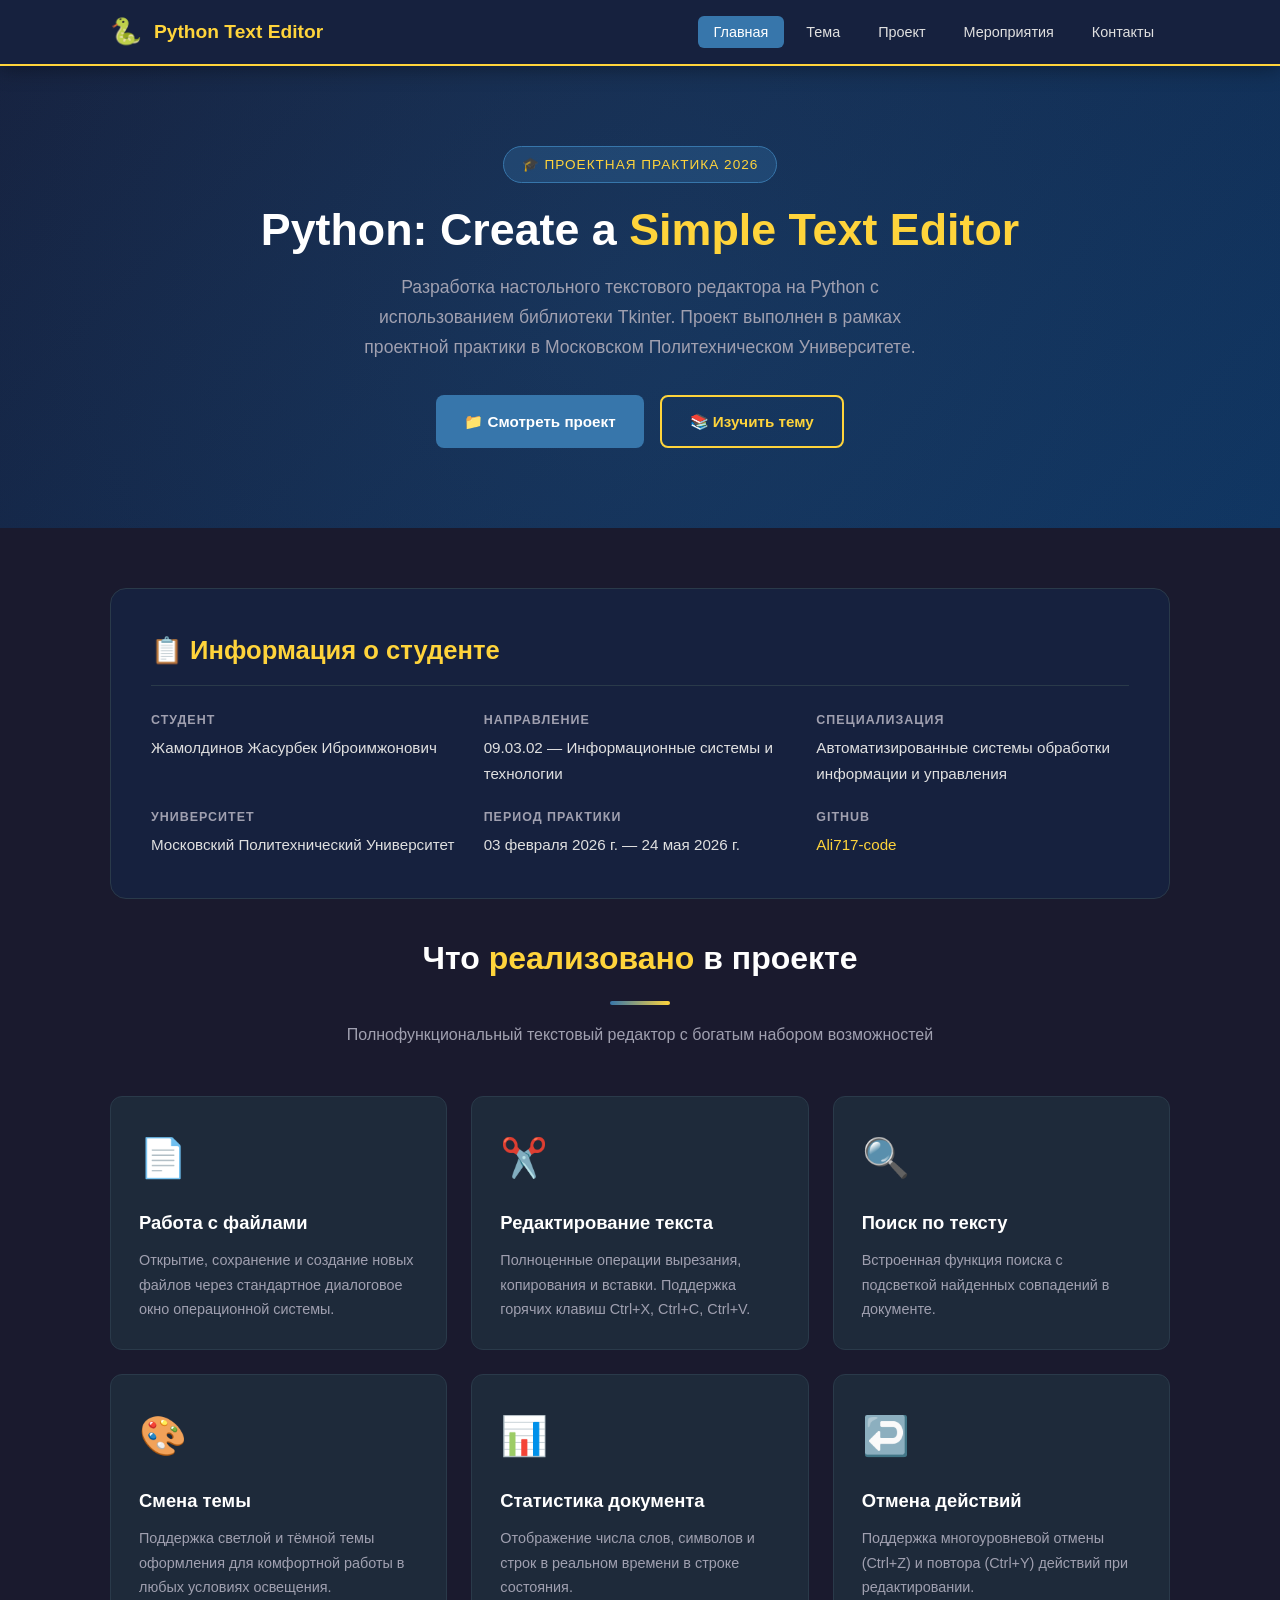
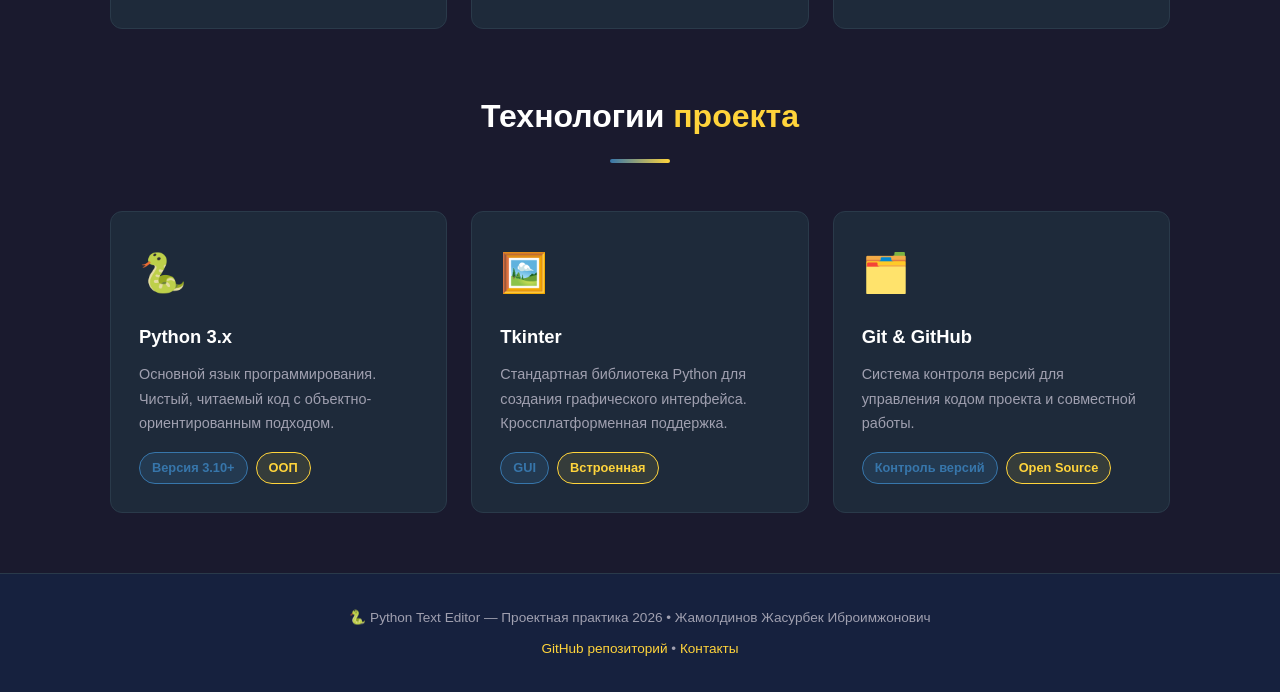
<file: index.html>
<!DOCTYPE html>
<html lang="ru">
<head>
    <meta charset="UTF-8">
    <meta name="viewport" content="width=device-width, initial-scale=1.0">
    <title>Python Text Editor — Жамолдинов Жасурбек</title>
    <link rel="stylesheet" href="css/style.css">
</head>
<body>

<nav>
    <div class="nav-container">
        <div class="nav-logo">
            <span class="snake">🐍</span>
            <span>Python Text Editor</span>
        </div>
        <ul class="nav-links">
            <li><a href="index.html" class="active">Главная</a></li>
            <li><a href="pages/topic.html">Тема</a></li>
            <li><a href="pages/project.html">Проект</a></li>
            <li><a href="pages/events.html">Мероприятия</a></li>
            <li><a href="pages/contacts.html">Контакты</a></li>
        </ul>
    </div>
</nav>

<section class="hero">
    <div class="hero-content">
        <div class="hero-badge">🎓 Проектная практика 2026</div>
        <h1>Python: Create a <span>Simple Text Editor</span></h1>
        <p>Разработка настольного текстового редактора на Python с использованием библиотеки Tkinter. Проект выполнен в рамках проектной практики в Московском Политехническом Университете.</p>
        <div class="hero-buttons">
            <a href="pages/project.html" class="btn btn-primary">📁 Смотреть проект</a>
            <a href="pages/topic.html" class="btn btn-secondary">📚 Изучить тему</a>
        </div>
    </div>
</section>

<div class="container">

    <div class="info-section">
        <h2>📋 Информация о студенте</h2>
        <div class="info-grid">
            <div class="info-item">
                <span class="label">Студент</span>
                <span class="value">Жамолдинов Жасурбек Иброимжонович</span>
            </div>
            <div class="info-item">
                <span class="label">Направление</span>
                <span class="value">09.03.02 — Информационные системы и технологии</span>
            </div>
            <div class="info-item">
                <span class="label">Специализация</span>
                <span class="value">Автоматизированные системы обработки информации и управления</span>
            </div>
            <div class="info-item">
                <span class="label">Университет</span>
                <span class="value">Московский Политехнический Университет</span>
            </div>
            <div class="info-item">
                <span class="label">Период практики</span>
                <span class="value">03 февраля 2026 г. — 24 мая 2026 г.</span>
            </div>
            <div class="info-item">
                <span class="label">GitHub</span>
                <span class="value"><a href="https://github.com/Ali717-code" target="_blank">Ali717-code</a></span>
            </div>
        </div>
    </div>

    <div class="section-title">
        <h2>Что <span>реализовано</span> в проекте</h2>
        <div class="divider"></div>
        <p>Полнофункциональный текстовый редактор с богатым набором возможностей</p>
    </div>

    <div class="cards-grid">
        <div class="card">
            <div class="card-icon">📄</div>
            <h3>Работа с файлами</h3>
            <p>Открытие, сохранение и создание новых файлов через стандартное диалоговое окно операционной системы.</p>
        </div>
        <div class="card">
            <div class="card-icon">✂️</div>
            <h3>Редактирование текста</h3>
            <p>Полноценные операции вырезания, копирования и вставки. Поддержка горячих клавиш Ctrl+X, Ctrl+C, Ctrl+V.</p>
        </div>
        <div class="card">
            <div class="card-icon">🔍</div>
            <h3>Поиск по тексту</h3>
            <p>Встроенная функция поиска с подсветкой найденных совпадений в документе.</p>
        </div>
        <div class="card">
            <div class="card-icon">🎨</div>
            <h3>Смена темы</h3>
            <p>Поддержка светлой и тёмной темы оформления для комфортной работы в любых условиях освещения.</p>
        </div>
        <div class="card">
            <div class="card-icon">📊</div>
            <h3>Статистика документа</h3>
            <p>Отображение числа слов, символов и строк в реальном времени в строке состояния.</p>
        </div>
        <div class="card">
            <div class="card-icon">↩️</div>
            <h3>Отмена действий</h3>
            <p>Поддержка многоуровневой отмены (Ctrl+Z) и повтора (Ctrl+Y) действий при редактировании.</p>
        </div>
    </div>

    <div style="margin-top: 60px;" class="section-title">
        <h2>Технологии <span>проекта</span></h2>
        <div class="divider"></div>
    </div>

    <div class="cards-grid">
        <div class="card">
            <div class="card-icon">🐍</div>
            <h3>Python 3.x</h3>
            <p>Основной язык программирования. Чистый, читаемый код с объектно-ориентированным подходом.</p>
            <div class="tags">
                <span class="tag">Версия 3.10+</span>
                <span class="tag yellow">ООП</span>
            </div>
        </div>
        <div class="card">
            <div class="card-icon">🖼️</div>
            <h3>Tkinter</h3>
            <p>Стандартная библиотека Python для создания графического интерфейса. Кроссплатформенная поддержка.</p>
            <div class="tags">
                <span class="tag">GUI</span>
                <span class="tag yellow">Встроенная</span>
            </div>
        </div>
        <div class="card">
            <div class="card-icon">🗂️</div>
            <h3>Git &amp; GitHub</h3>
            <p>Система контроля версий для управления кодом проекта и совместной работы.</p>
            <div class="tags">
                <span class="tag">Контроль версий</span>
                <span class="tag yellow">Open Source</span>
            </div>
        </div>
    </div>

</div>

<footer>
    <p>🐍 Python Text Editor &mdash; Проектная практика 2026 &bull; Жамолдинов Жасурбек Иброимжонович</p>
    <p style="margin-top: 8px;">
        <a href="https://github.com/Ali717-code/practice-2025-1" target="_blank">GitHub репозиторий</a> &bull;
        <a href="pages/contacts.html">Контакты</a>
    </p>
</footer>

</body>
</html>
</file>
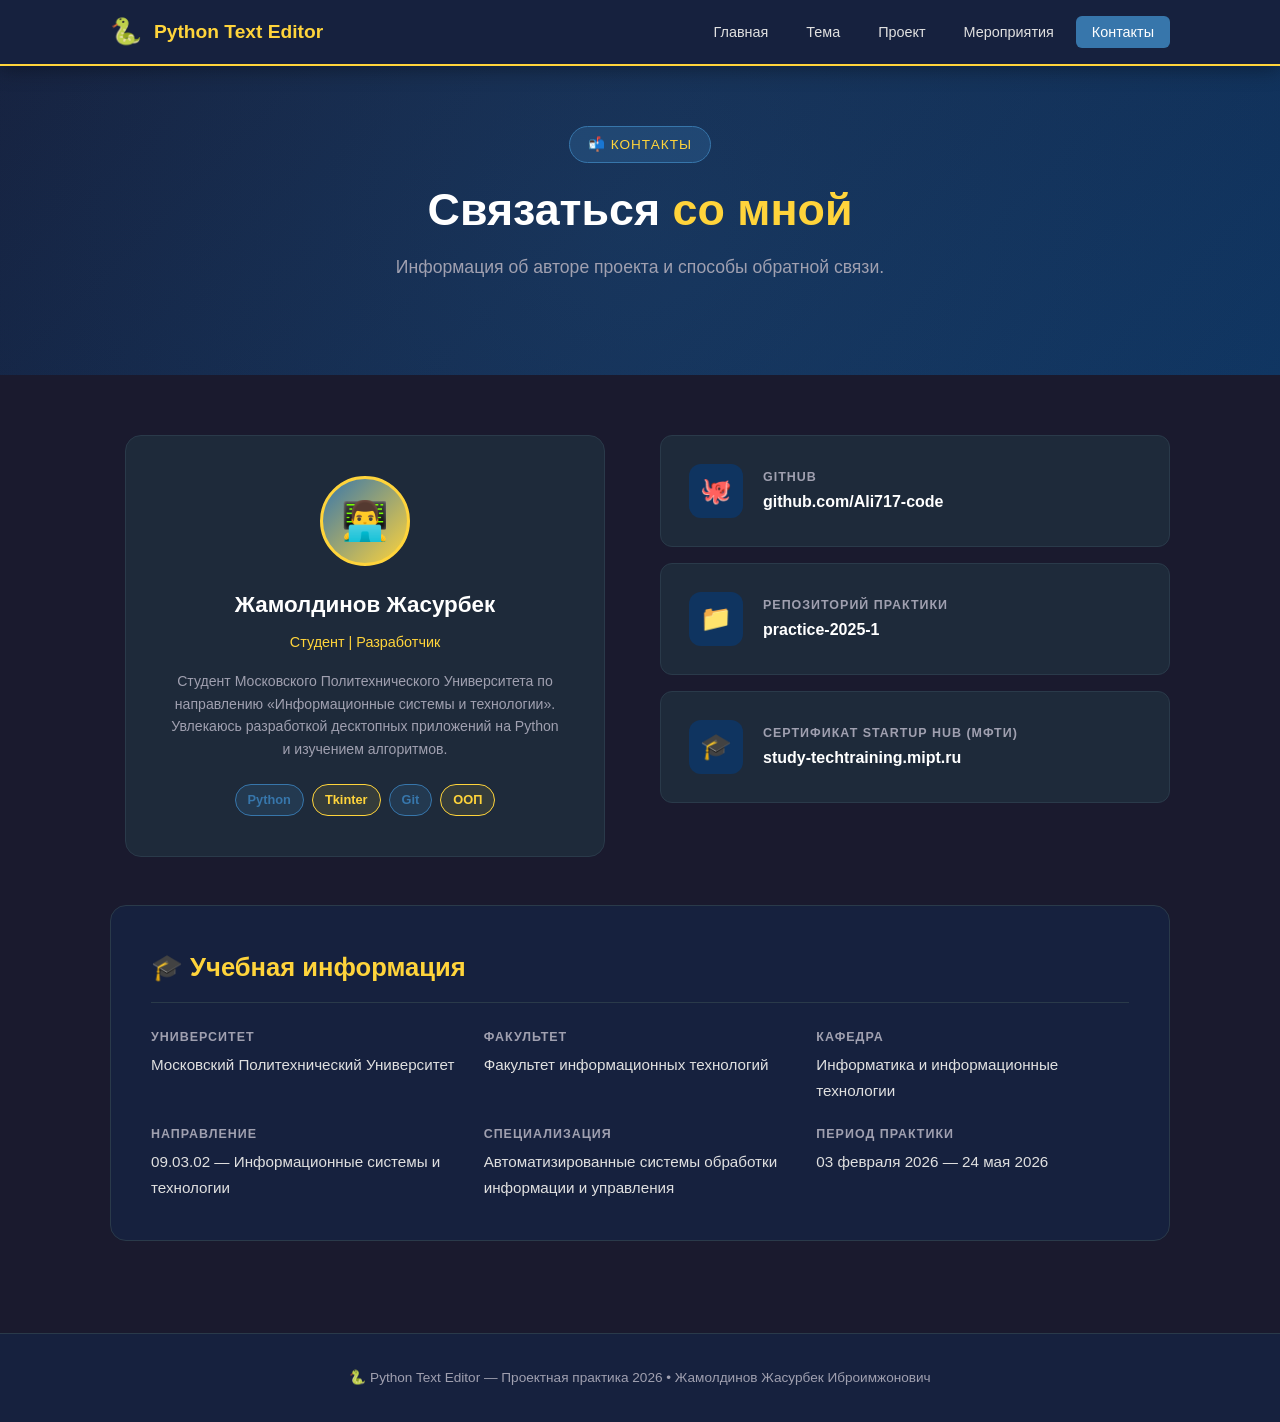
<file: pages/contacts.html>
<!DOCTYPE html>
<html lang="ru">
<head>
    <meta charset="UTF-8">
    <meta name="viewport" content="width=device-width, initial-scale=1.0">
    <title>Контакты — Python Text Editor</title>
    <link rel="stylesheet" href="../css/style.css">
</head>
<body>

<nav>
    <div class="nav-container">
        <div class="nav-logo">
            <span class="snake">🐍</span>
            <span>Python Text Editor</span>
        </div>
        <ul class="nav-links">
            <li><a href="../index.html">Главная</a></li>
            <li><a href="topic.html">Тема</a></li>
            <li><a href="project.html">Проект</a></li>
            <li><a href="events.html">Мероприятия</a></li>
            <li><a href="contacts.html" class="active">Контакты</a></li>
        </ul>
    </div>
</nav>

<section class="hero" style="padding: 60px 20px;">
    <div class="hero-content">
        <div class="hero-badge">📬 Контакты</div>
        <h1>Связаться <span>со мной</span></h1>
        <p>Информация об авторе проекта и способы обратной связи.</p>
    </div>
</section>

<div class="container">

    <div style="display: grid; grid-template-columns: 1fr 1fr; gap: 40px; align-items: start;">

        <!-- Профиль -->
        <div class="profile-card">
            <div class="profile-avatar">👨‍💻</div>
            <h2>Жамолдинов Жасурбек</h2>
            <p class="profile-role">Студент | Разработчик</p>
            <p class="profile-bio">
                Студент Московского Политехнического Университета по направлению «Информационные системы и технологии». Увлекаюсь разработкой десктопных приложений на Python и изучением алгоритмов.
            </p>
            <div class="tags" style="justify-content: center;">
                <span class="tag">Python</span>
                <span class="tag yellow">Tkinter</span>
                <span class="tag">Git</span>
                <span class="tag yellow">ООП</span>
            </div>
        </div>

        <!-- Контактные ссылки -->
        <div style="display: flex; flex-direction: column; gap: 16px;">

            <a href="https://github.com/Ali717-code" target="_blank" class="contact-card">
                <div class="contact-icon">🐙</div>
                <div class="contact-info">
                    <div class="contact-label">GitHub</div>
                    <div class="contact-value">github.com/Ali717-code</div>
                </div>
            </a>

            <a href="https://github.com/Ali717-code/practice-2025-1" target="_blank" class="contact-card">
                <div class="contact-icon">📁</div>
                <div class="contact-info">
                    <div class="contact-label">Репозиторий практики</div>
                    <div class="contact-value">practice-2025-1</div>
                </div>
            </a>

            <a href="https://study-techtraining.mipt.ru/training/preview/6mP4F3QpW3aTrcShB" target="_blank" class="contact-card">
                <div class="contact-icon">🎓</div>
                <div class="contact-info">
                    <div class="contact-label">Сертификат Startup HUB (МФТИ)</div>
                    <div class="contact-value">study-techtraining.mipt.ru</div>
                </div>
            </a>

        </div>

    </div>

    <!-- Информация об учёбе -->
    <div class="info-section" style="margin-top: 48px;">
        <h2>🎓 Учебная информация</h2>
        <div class="info-grid">
            <div class="info-item">
                <span class="label">Университет</span>
                <span class="value">Московский Политехнический Университет</span>
            </div>
            <div class="info-item">
                <span class="label">Факультет</span>
                <span class="value">Факультет информационных технологий</span>
            </div>
            <div class="info-item">
                <span class="label">Кафедра</span>
                <span class="value">Информатика и информационные технологии</span>
            </div>
            <div class="info-item">
                <span class="label">Направление</span>
                <span class="value">09.03.02 — Информационные системы и технологии</span>
            </div>
            <div class="info-item">
                <span class="label">Специализация</span>
                <span class="value">Автоматизированные системы обработки информации и управления</span>
            </div>
            <div class="info-item">
                <span class="label">Период практики</span>
                <span class="value">03 февраля 2026 — 24 мая 2026</span>
            </div>
        </div>
    </div>

</div>

<footer>
    <p>🐍 Python Text Editor &mdash; Проектная практика 2026 &bull; Жамолдинов Жасурбек Иброимжонович</p>
</footer>

</body>
</html>
</file>
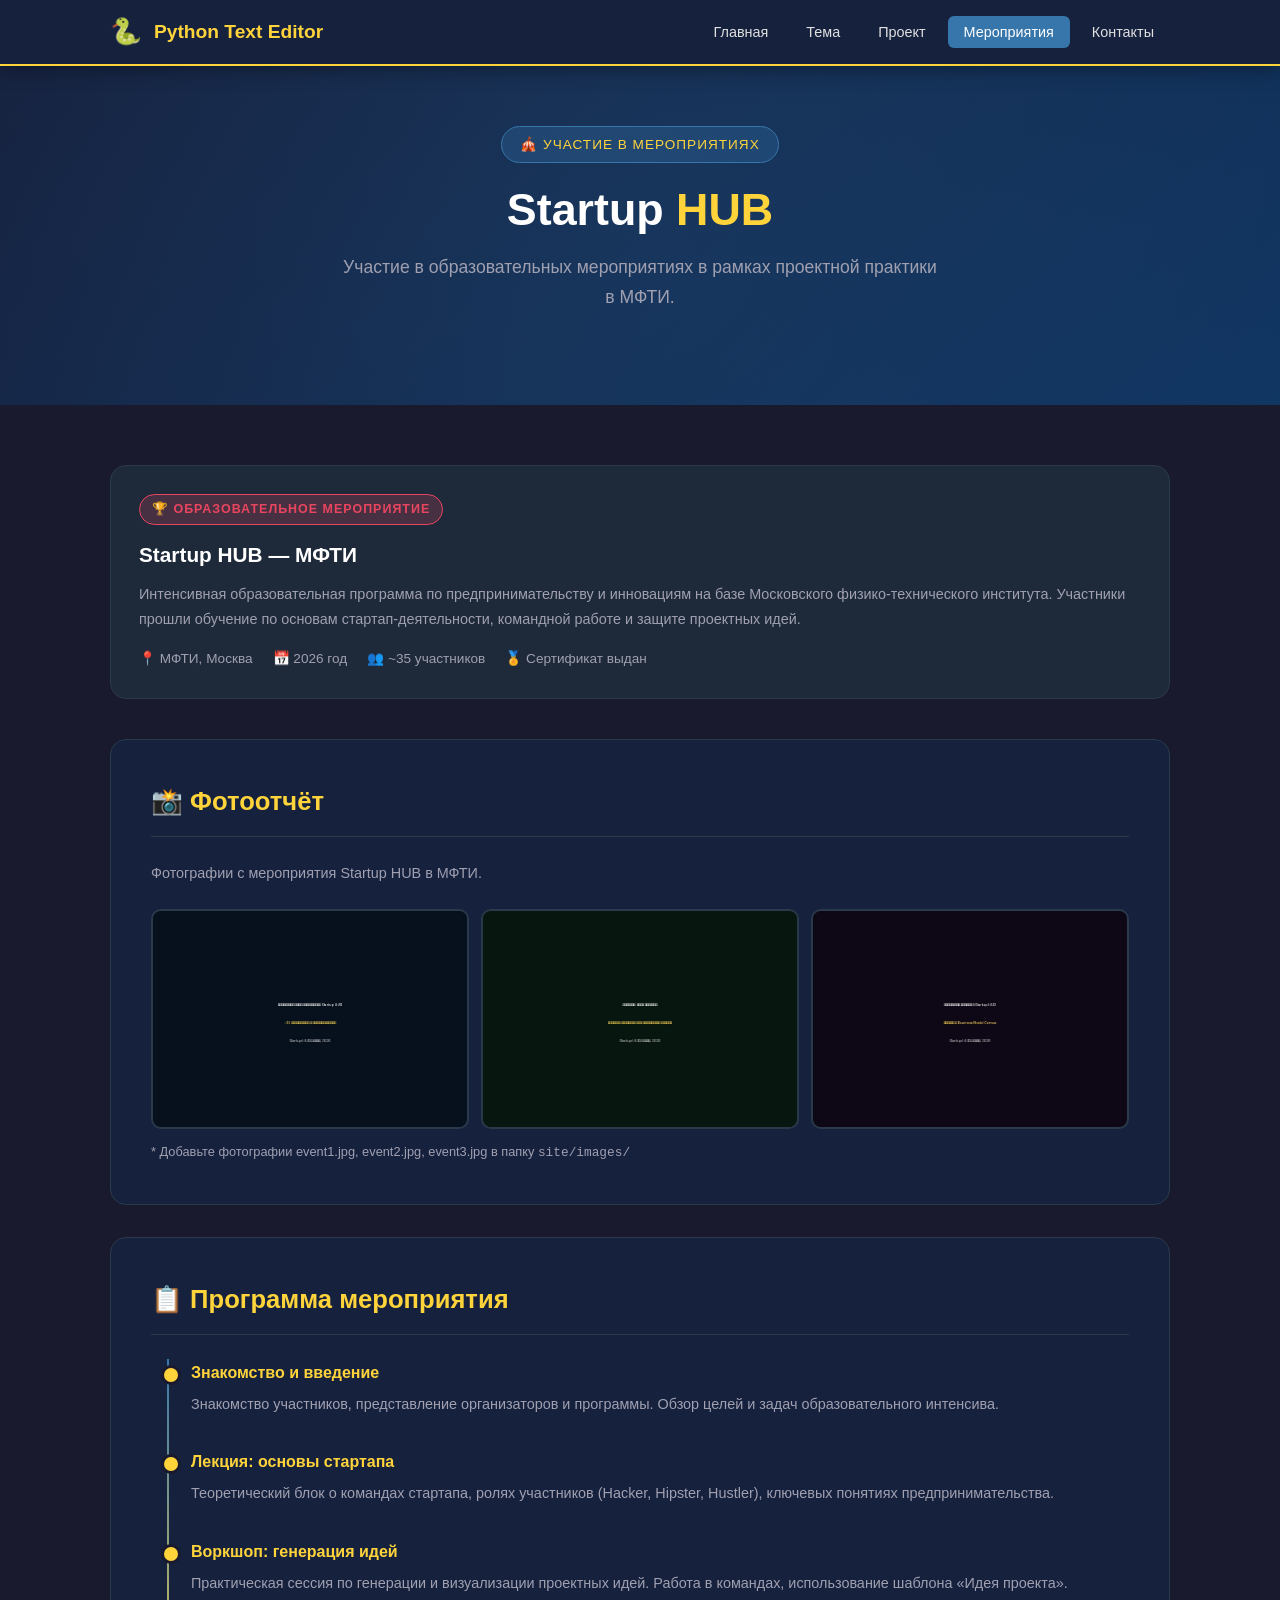
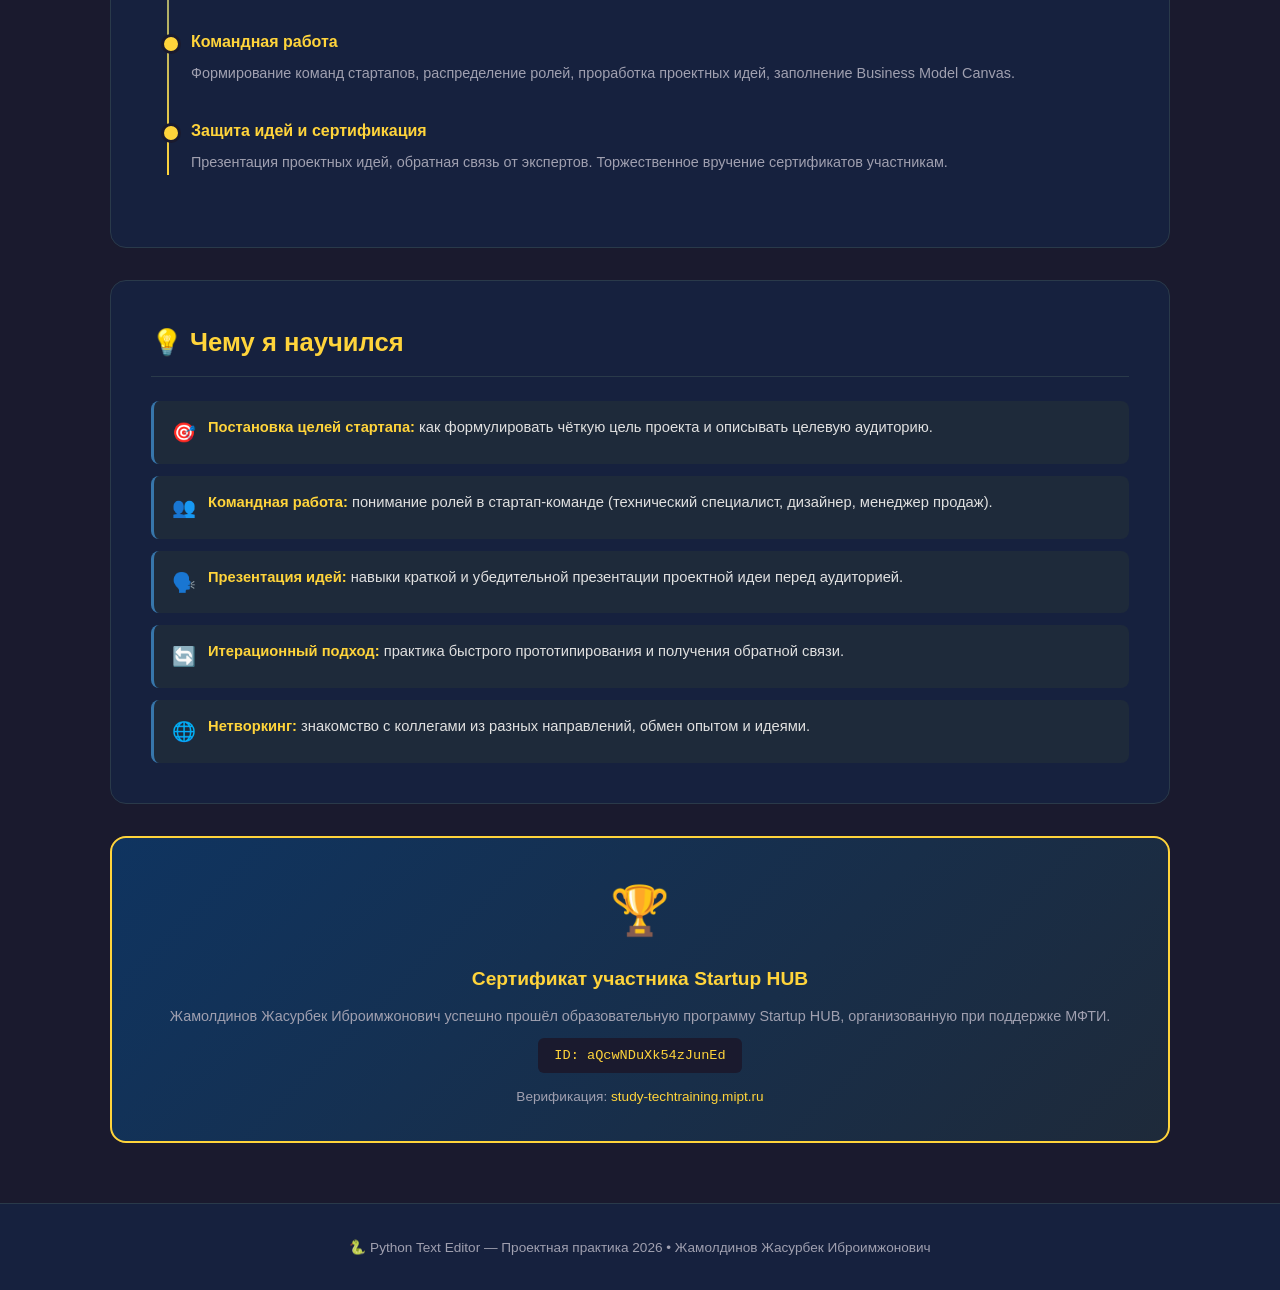
<file: pages/events.html>
<!DOCTYPE html>
<html lang="ru">
<head>
    <meta charset="UTF-8">
    <meta name="viewport" content="width=device-width, initial-scale=1.0">
    <title>Мероприятия — Python Text Editor</title>
    <link rel="stylesheet" href="../css/style.css">
    <style>
        .photo-grid {
            display: grid;
            grid-template-columns: repeat(3, 1fr);
            gap: 12px;
            margin-top: 24px;
        }
        .photo-grid img {
            width: 100%;
            height: 220px;
            object-fit: cover;
            border-radius: 10px;
            border: 2px solid var(--border);
            transition: all 0.3s;
        }
        .photo-grid img:hover {
            transform: scale(1.03);
            border-color: var(--python-yellow);
        }
        .photo-placeholder {
            width: 100%;
            height: 220px;
            background: var(--card-bg);
            border-radius: 10px;
            border: 2px dashed var(--border);
            display: flex;
            flex-direction: column;
            align-items: center;
            justify-content: center;
            color: var(--text-muted);
            font-size: 0.85rem;
        }
        .photo-placeholder .ph-icon { font-size: 2rem; margin-bottom: 8px; }
        .timeline {
            position: relative;
            padding-left: 40px;
        }
        .timeline::before {
            content: '';
            position: absolute;
            left: 16px;
            top: 0;
            bottom: 0;
            width: 2px;
            background: linear-gradient(to bottom, var(--python-blue), var(--python-yellow));
        }
        .timeline-item {
            position: relative;
            margin-bottom: 32px;
        }
        .timeline-item::before {
            content: '';
            position: absolute;
            left: -30px;
            top: 6px;
            width: 14px;
            height: 14px;
            border-radius: 50%;
            background: var(--python-yellow);
            border: 3px solid var(--primary);
        }
        .timeline-item h3 {
            color: var(--python-yellow);
            font-size: 1rem;
            margin-bottom: 6px;
        }
        .timeline-item p {
            color: var(--text-muted);
            font-size: 0.9rem;
        }
        @media (max-width: 700px) {
            .photo-grid { grid-template-columns: 1fr 1fr; }
        }
    </style>
</head>
<body>

<nav>
    <div class="nav-container">
        <div class="nav-logo">
            <span class="snake">🐍</span>
            <span>Python Text Editor</span>
        </div>
        <ul class="nav-links">
            <li><a href="../index.html">Главная</a></li>
            <li><a href="topic.html">Тема</a></li>
            <li><a href="project.html">Проект</a></li>
            <li><a href="events.html" class="active">Мероприятия</a></li>
            <li><a href="contacts.html">Контакты</a></li>
        </ul>
    </div>
</nav>

<section class="hero" style="padding: 60px 20px;">
    <div class="hero-content">
        <div class="hero-badge">🎪 Участие в мероприятиях</div>
        <h1>Startup <span>HUB</span></h1>
        <p>Участие в образовательных мероприятиях в рамках проектной практики в МФТИ.</p>
    </div>
</section>

<div class="container">

    <!-- Основное мероприятие -->
    <div class="event-card" style="margin-bottom: 40px;">
        <div class="event-info">
            <div class="event-tag">🏆 Образовательное мероприятие</div>
            <h3>Startup HUB — МФТИ</h3>
            <p>
                Интенсивная образовательная программа по предпринимательству и инновациям на базе Московского физико-технического института. Участники прошли обучение по основам стартап-деятельности, командной работе и защите проектных идей.
            </p>
            <div class="event-meta">
                <span>📍 МФТИ, Москва</span>
                <span>📅 2026 год</span>
                <span>👥 ~35 участников</span>
                <span>🏅 Сертификат выдан</span>
            </div>
        </div>
    </div>

    <!-- Фотографии -->
    <div class="info-section">
        <h2>📸 Фотоотчёт</h2>
        <p style="color: var(--text-muted); font-size: 0.9rem; margin-bottom: 4px;">
            Фотографии с мероприятия Startup HUB в МФТИ.
        </p>
        <div class="photo-grid">
            <img src="../images/event1.jpg" alt="Групповое фото с сертификатами — Startup HUB МФТИ" onerror="this.style.display='none'; this.nextElementSibling.style.display='flex';">
            <div class="photo-placeholder" style="display:none;"><span class="ph-icon">📷</span>event1.jpg</div>

            <img src="../images/event2.jpg" alt="Работа с идеями проекта — Startup HUB" onerror="this.style.display='none'; this.nextElementSibling.style.display='flex';">
            <div class="photo-placeholder" style="display:none;"><span class="ph-icon">📷</span>event2.jpg</div>

            <img src="../images/event3.jpg" alt="Командная работа — Startup HUB" onerror="this.style.display='none'; this.nextElementSibling.style.display='flex';">
            <div class="photo-placeholder" style="display:none;"><span class="ph-icon">📷</span>event3.jpg</div>
        </div>
        <p style="color: var(--text-muted); font-size: 0.8rem; margin-top: 12px;">
            * Добавьте фотографии event1.jpg, event2.jpg, event3.jpg в папку <code>site/images/</code>
        </p>
    </div>

    <!-- Программа мероприятия -->
    <div class="info-section">
        <h2>📋 Программа мероприятия</h2>
        <div class="timeline">
            <div class="timeline-item">
                <h3>Знакомство и введение</h3>
                <p>Знакомство участников, представление организаторов и программы. Обзор целей и задач образовательного интенсива.</p>
            </div>
            <div class="timeline-item">
                <h3>Лекция: основы стартапа</h3>
                <p>Теоретический блок о командах стартапа, ролях участников (Hacker, Hipster, Hustler), ключевых понятиях предпринимательства.</p>
            </div>
            <div class="timeline-item">
                <h3>Воркшоп: генерация идей</h3>
                <p>Практическая сессия по генерации и визуализации проектных идей. Работа в командах, использование шаблона «Идея проекта».</p>
            </div>
            <div class="timeline-item">
                <h3>Командная работа</h3>
                <p>Формирование команд стартапов, распределение ролей, проработка проектных идей, заполнение Business Model Canvas.</p>
            </div>
            <div class="timeline-item">
                <h3>Защита идей и сертификация</h3>
                <p>Презентация проектных идей, обратная связь от экспертов. Торжественное вручение сертификатов участникам.</p>
            </div>
        </div>
    </div>

    <!-- Чему я научился -->
    <div class="info-section">
        <h2>💡 Чему я научился</h2>
        <ul class="feature-list">
            <li>
                <span class="icon">🎯</span>
                <div class="text"><strong>Постановка целей стартапа:</strong> как формулировать чёткую цель проекта и описывать целевую аудиторию.</div>
            </li>
            <li>
                <span class="icon">👥</span>
                <div class="text"><strong>Командная работа:</strong> понимание ролей в стартап-команде (технический специалист, дизайнер, менеджер продаж).</div>
            </li>
            <li>
                <span class="icon">🗣️</span>
                <div class="text"><strong>Презентация идей:</strong> навыки краткой и убедительной презентации проектной идеи перед аудиторией.</div>
            </li>
            <li>
                <span class="icon">🔄</span>
                <div class="text"><strong>Итерационный подход:</strong> практика быстрого прототипирования и получения обратной связи.</div>
            </li>
            <li>
                <span class="icon">🌐</span>
                <div class="text"><strong>Нетворкинг:</strong> знакомство с коллегами из разных направлений, обмен опытом и идеями.</div>
            </li>
        </ul>
    </div>

    <!-- Сертификат -->
    <div class="certificate-box">
        <div class="cert-icon">🏆</div>
        <h3>Сертификат участника Startup HUB</h3>
        <p>Жамолдинов Жасурбек Иброимжонович успешно прошёл образовательную программу Startup HUB, организованную при поддержке МФТИ.</p>
        <div class="cert-id">ID: aQcwNDuXk54zJunEd</div>
        <p style="margin-top: 12px; font-size: 0.85rem;">
            Верификация: <a href="https://study-techtraining.mipt.ru/training/preview/6mP4F3QpW3aTrcShB" target="_blank">study-techtraining.mipt.ru</a>
        </p>
    </div>

</div>

<footer>
    <p>🐍 Python Text Editor &mdash; Проектная практика 2026 &bull; Жамолдинов Жасурбек Иброимжонович</p>
</footer>

</body>
</html>
</file>
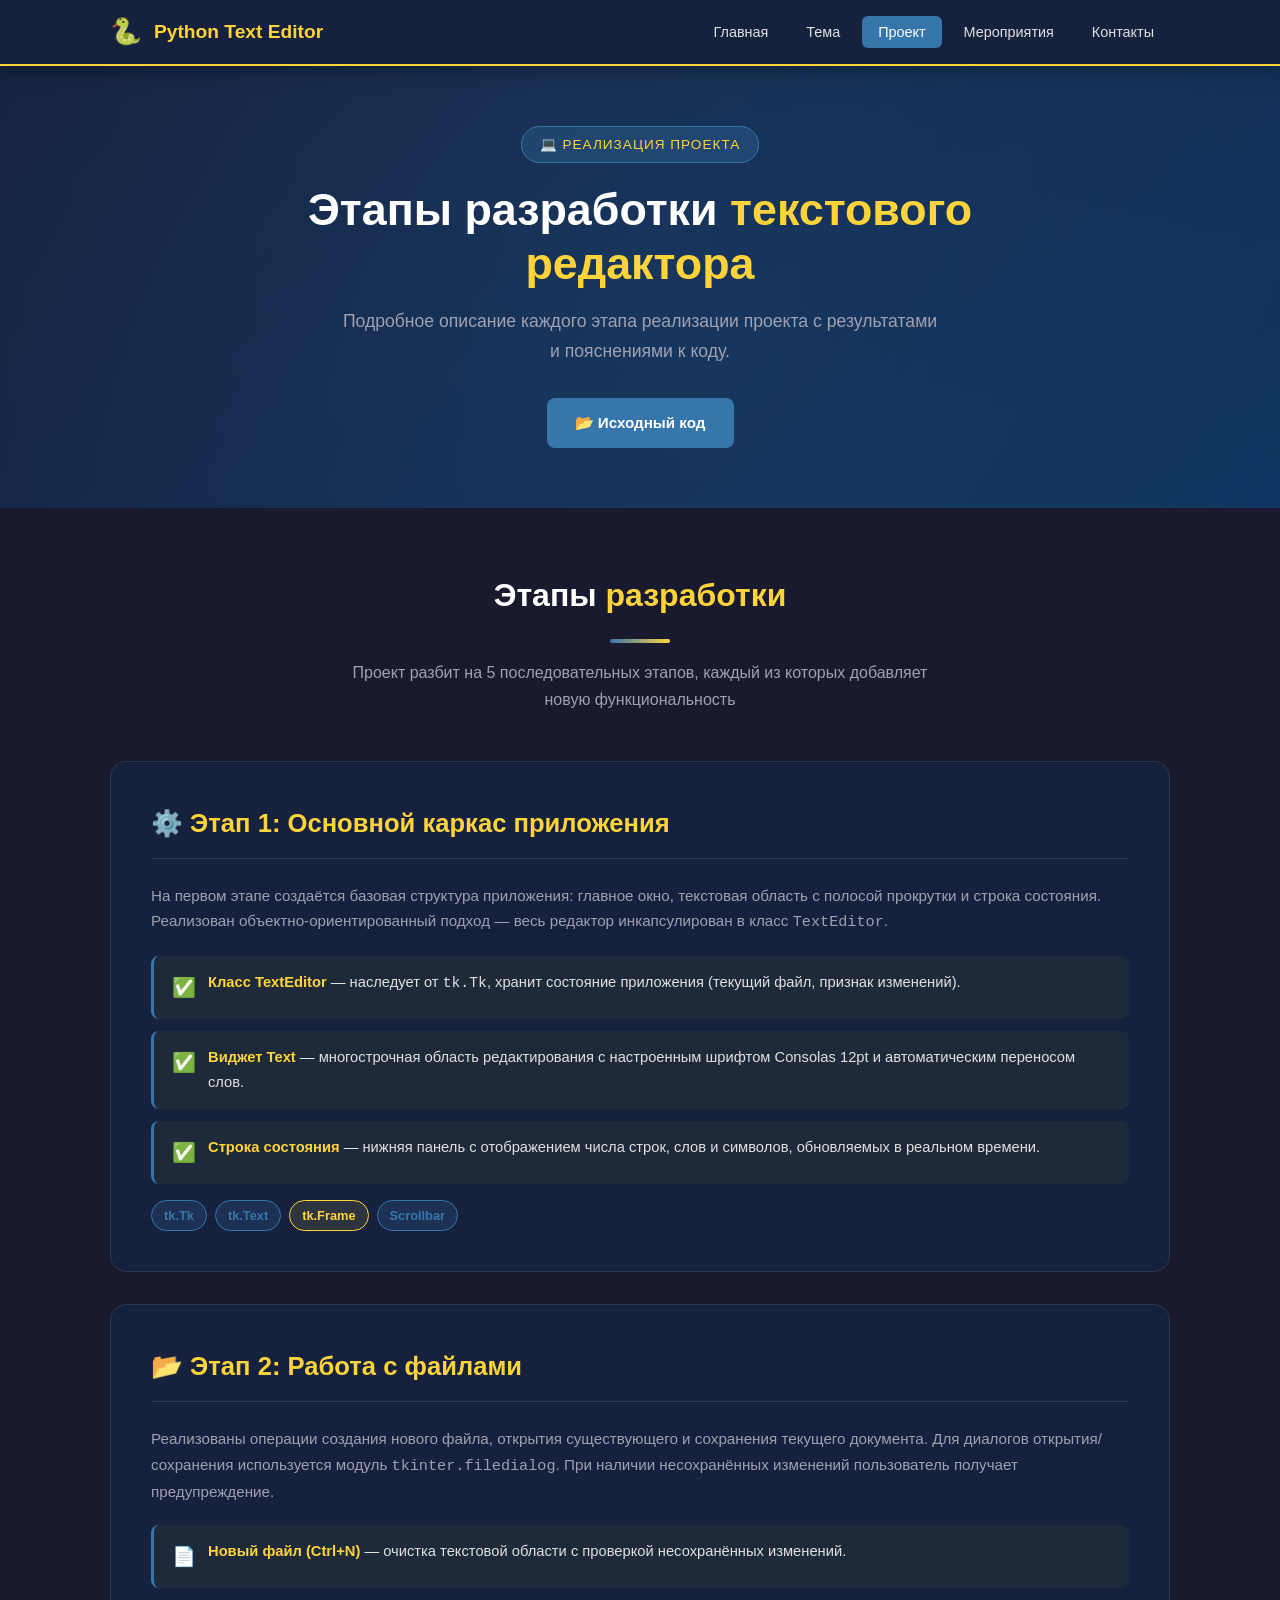
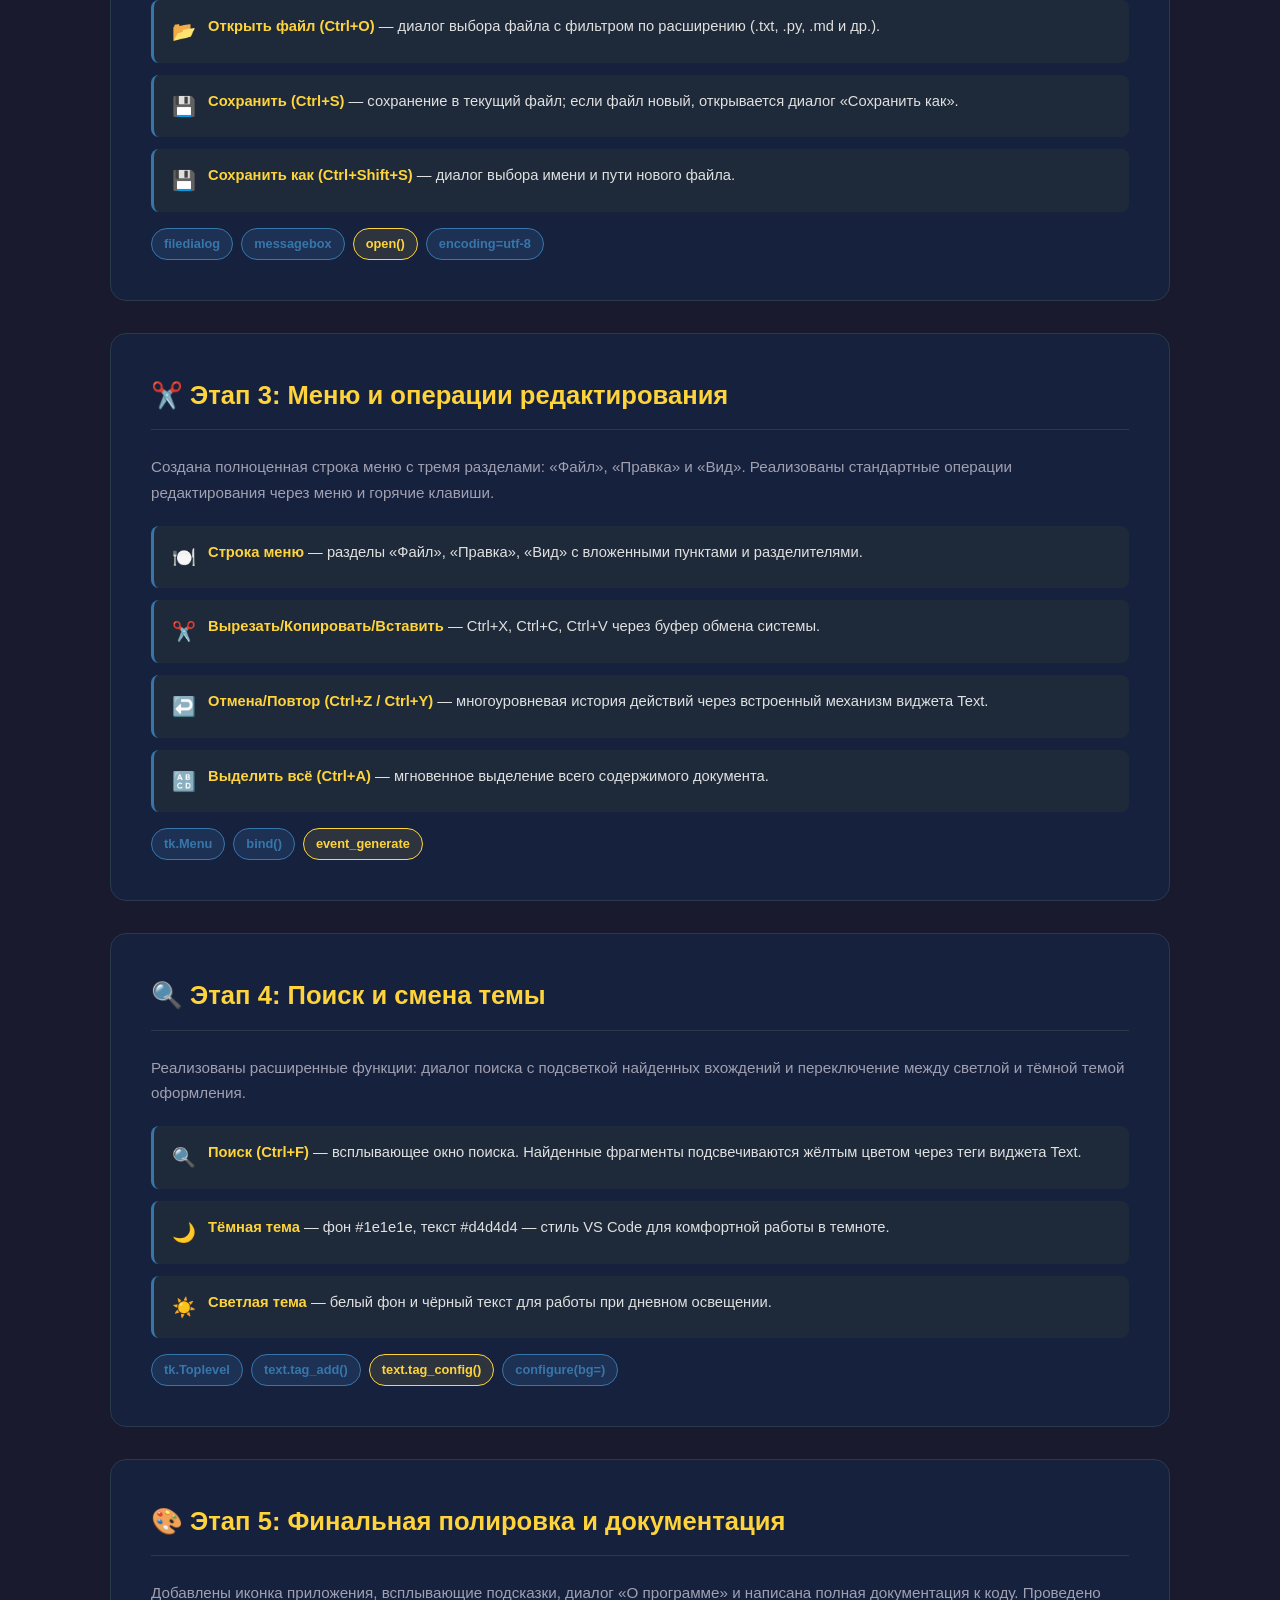
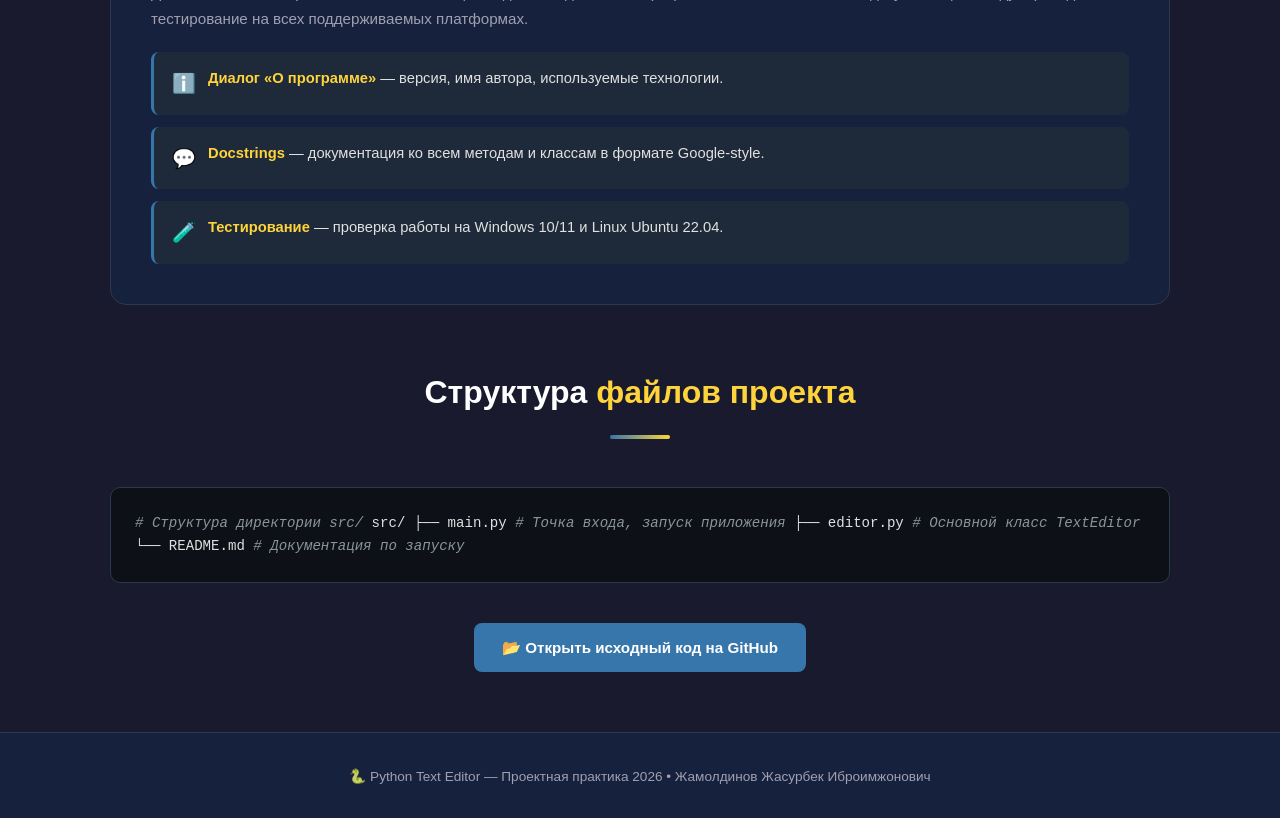
<file: pages/project.html>
<!DOCTYPE html>
<html lang="ru">
<head>
    <meta charset="UTF-8">
    <meta name="viewport" content="width=device-width, initial-scale=1.0">
    <title>Проект — Python Text Editor</title>
    <link rel="stylesheet" href="../css/style.css">
</head>
<body>

<nav>
    <div class="nav-container">
        <div class="nav-logo">
            <span class="snake">🐍</span>
            <span>Python Text Editor</span>
        </div>
        <ul class="nav-links">
            <li><a href="../index.html">Главная</a></li>
            <li><a href="topic.html">Тема</a></li>
            <li><a href="project.html" class="active">Проект</a></li>
            <li><a href="events.html">Мероприятия</a></li>
            <li><a href="contacts.html">Контакты</a></li>
        </ul>
    </div>
</nav>

<section class="hero" style="padding: 60px 20px;">
    <div class="hero-content">
        <div class="hero-badge">💻 Реализация проекта</div>
        <h1>Этапы разработки <span>текстового редактора</span></h1>
        <p>Подробное описание каждого этапа реализации проекта с результатами и пояснениями к коду.</p>
        <div class="hero-buttons">
            <a href="https://github.com/Ali717-code/practice-2025-1/tree/master/src" target="_blank" class="btn btn-primary">📂 Исходный код</a>
        </div>
    </div>
</section>

<div class="container">

    <div class="section-title">
        <h2>Этапы <span>разработки</span></h2>
        <div class="divider"></div>
        <p>Проект разбит на 5 последовательных этапов, каждый из которых добавляет новую функциональность</p>
    </div>

    <!-- Этап 1 -->
    <div class="info-section">
        <h2>⚙️ Этап 1: Основной каркас приложения</h2>
        <p style="color: var(--text-muted); margin-bottom: 20px; font-size: 0.95rem;">
            На первом этапе создаётся базовая структура приложения: главное окно, текстовая область с полосой прокрутки и строка состояния. Реализован объектно-ориентированный подход — весь редактор инкапсулирован в класс <code>TextEditor</code>.
        </p>
        <ul class="feature-list">
            <li>
                <span class="icon">✅</span>
                <div class="text"><strong>Класс TextEditor</strong> — наследует от <code>tk.Tk</code>, хранит состояние приложения (текущий файл, признак изменений).</div>
            </li>
            <li>
                <span class="icon">✅</span>
                <div class="text"><strong>Виджет Text</strong> — многострочная область редактирования с настроенным шрифтом Consolas 12pt и автоматическим переносом слов.</div>
            </li>
            <li>
                <span class="icon">✅</span>
                <div class="text"><strong>Строка состояния</strong> — нижняя панель с отображением числа строк, слов и символов, обновляемых в реальном времени.</div>
            </li>
        </ul>
        <div class="tags" style="margin-top: 16px;">
            <span class="tag">tk.Tk</span>
            <span class="tag">tk.Text</span>
            <span class="tag yellow">tk.Frame</span>
            <span class="tag">Scrollbar</span>
        </div>
    </div>

    <!-- Этап 2 -->
    <div class="info-section">
        <h2>📂 Этап 2: Работа с файлами</h2>
        <p style="color: var(--text-muted); margin-bottom: 20px; font-size: 0.95rem;">
            Реализованы операции создания нового файла, открытия существующего и сохранения текущего документа. Для диалогов открытия/сохранения используется модуль <code>tkinter.filedialog</code>. При наличии несохранённых изменений пользователь получает предупреждение.
        </p>
        <ul class="feature-list">
            <li>
                <span class="icon">📄</span>
                <div class="text"><strong>Новый файл (Ctrl+N)</strong> — очистка текстовой области с проверкой несохранённых изменений.</div>
            </li>
            <li>
                <span class="icon">📂</span>
                <div class="text"><strong>Открыть файл (Ctrl+O)</strong> — диалог выбора файла с фильтром по расширению (.txt, .py, .md и др.).</div>
            </li>
            <li>
                <span class="icon">💾</span>
                <div class="text"><strong>Сохранить (Ctrl+S)</strong> — сохранение в текущий файл; если файл новый, открывается диалог «Сохранить как».</div>
            </li>
            <li>
                <span class="icon">💾</span>
                <div class="text"><strong>Сохранить как (Ctrl+Shift+S)</strong> — диалог выбора имени и пути нового файла.</div>
            </li>
        </ul>
        <div class="tags" style="margin-top: 16px;">
            <span class="tag">filedialog</span>
            <span class="tag">messagebox</span>
            <span class="tag yellow">open()</span>
            <span class="tag">encoding=utf-8</span>
        </div>
    </div>

    <!-- Этап 3 -->
    <div class="info-section">
        <h2>✂️ Этап 3: Меню и операции редактирования</h2>
        <p style="color: var(--text-muted); margin-bottom: 20px; font-size: 0.95rem;">
            Создана полноценная строка меню с тремя разделами: «Файл», «Правка» и «Вид». Реализованы стандартные операции редактирования через меню и горячие клавиши.
        </p>
        <ul class="feature-list">
            <li>
                <span class="icon">🍽️</span>
                <div class="text"><strong>Строка меню</strong> — разделы «Файл», «Правка», «Вид» с вложенными пунктами и разделителями.</div>
            </li>
            <li>
                <span class="icon">✂️</span>
                <div class="text"><strong>Вырезать/Копировать/Вставить</strong> — Ctrl+X, Ctrl+C, Ctrl+V через буфер обмена системы.</div>
            </li>
            <li>
                <span class="icon">↩️</span>
                <div class="text"><strong>Отмена/Повтор (Ctrl+Z / Ctrl+Y)</strong> — многоуровневая история действий через встроенный механизм виджета Text.</div>
            </li>
            <li>
                <span class="icon">🔠</span>
                <div class="text"><strong>Выделить всё (Ctrl+A)</strong> — мгновенное выделение всего содержимого документа.</div>
            </li>
        </ul>
        <div class="tags" style="margin-top: 16px;">
            <span class="tag">tk.Menu</span>
            <span class="tag">bind()</span>
            <span class="tag yellow">event_generate</span>
        </div>
    </div>

    <!-- Этап 4 -->
    <div class="info-section">
        <h2>🔍 Этап 4: Поиск и смена темы</h2>
        <p style="color: var(--text-muted); margin-bottom: 20px; font-size: 0.95rem;">
            Реализованы расширенные функции: диалог поиска с подсветкой найденных вхождений и переключение между светлой и тёмной темой оформления.
        </p>
        <ul class="feature-list">
            <li>
                <span class="icon">🔍</span>
                <div class="text"><strong>Поиск (Ctrl+F)</strong> — всплывающее окно поиска. Найденные фрагменты подсвечиваются жёлтым цветом через теги виджета Text.</div>
            </li>
            <li>
                <span class="icon">🌙</span>
                <div class="text"><strong>Тёмная тема</strong> — фон #1e1e1e, текст #d4d4d4 — стиль VS Code для комфортной работы в темноте.</div>
            </li>
            <li>
                <span class="icon">☀️</span>
                <div class="text"><strong>Светлая тема</strong> — белый фон и чёрный текст для работы при дневном освещении.</div>
            </li>
        </ul>
        <div class="tags" style="margin-top: 16px;">
            <span class="tag">tk.Toplevel</span>
            <span class="tag">text.tag_add()</span>
            <span class="tag yellow">text.tag_config()</span>
            <span class="tag">configure(bg=)</span>
        </div>
    </div>

    <!-- Этап 5 -->
    <div class="info-section">
        <h2>🎨 Этап 5: Финальная полировка и документация</h2>
        <p style="color: var(--text-muted); margin-bottom: 20px; font-size: 0.95rem;">
            Добавлены иконка приложения, всплывающие подсказки, диалог «О программе» и написана полная документация к коду. Проведено тестирование на всех поддерживаемых платформах.
        </p>
        <ul class="feature-list">
            <li>
                <span class="icon">ℹ️</span>
                <div class="text"><strong>Диалог «О программе»</strong> — версия, имя автора, используемые технологии.</div>
            </li>
            <li>
                <span class="icon">💬</span>
                <div class="text"><strong>Docstrings</strong> — документация ко всем методам и классам в формате Google-style.</div>
            </li>
            <li>
                <span class="icon">🧪</span>
                <div class="text"><strong>Тестирование</strong> — проверка работы на Windows 10/11 и Linux Ubuntu 22.04.</div>
            </li>
        </ul>
    </div>

    <div class="section-title" style="margin-top: 60px;">
        <h2>Структура <span>файлов проекта</span></h2>
        <div class="divider"></div>
    </div>

    <div class="code-block">
<span class="comment"># Структура директории src/</span>
src/
├── main.py          <span class="comment"># Точка входа, запуск приложения</span>
├── editor.py        <span class="comment"># Основной класс TextEditor</span>
└── README.md        <span class="comment"># Документация по запуску</span>
    </div>

    <div style="text-align: center; margin-top: 40px;">
        <a href="https://github.com/Ali717-code/practice-2025-1/tree/master/src" target="_blank" class="btn btn-primary">
            📂 Открыть исходный код на GitHub
        </a>
    </div>

</div>

<footer>
    <p>🐍 Python Text Editor &mdash; Проектная практика 2026 &bull; Жамолдинов Жасурбек Иброимжонович</p>
</footer>

</body>
</html>
</file>
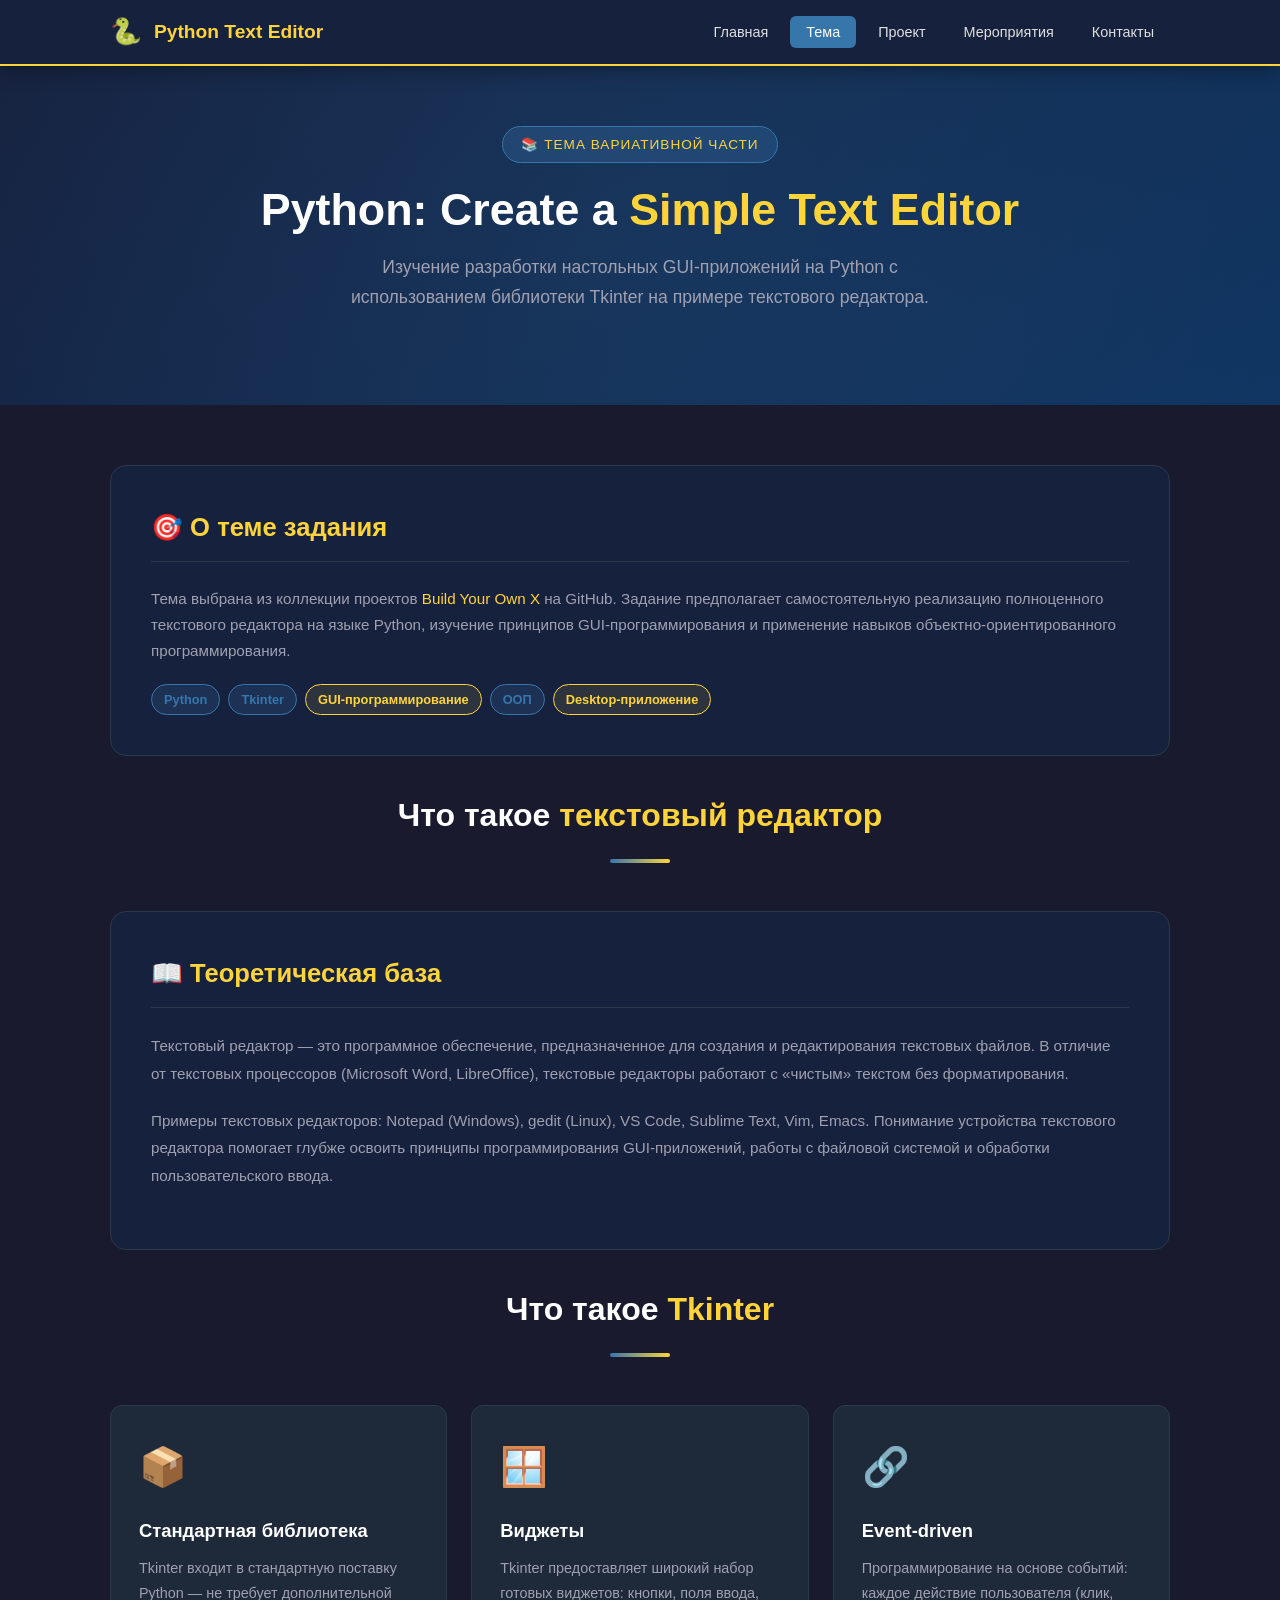
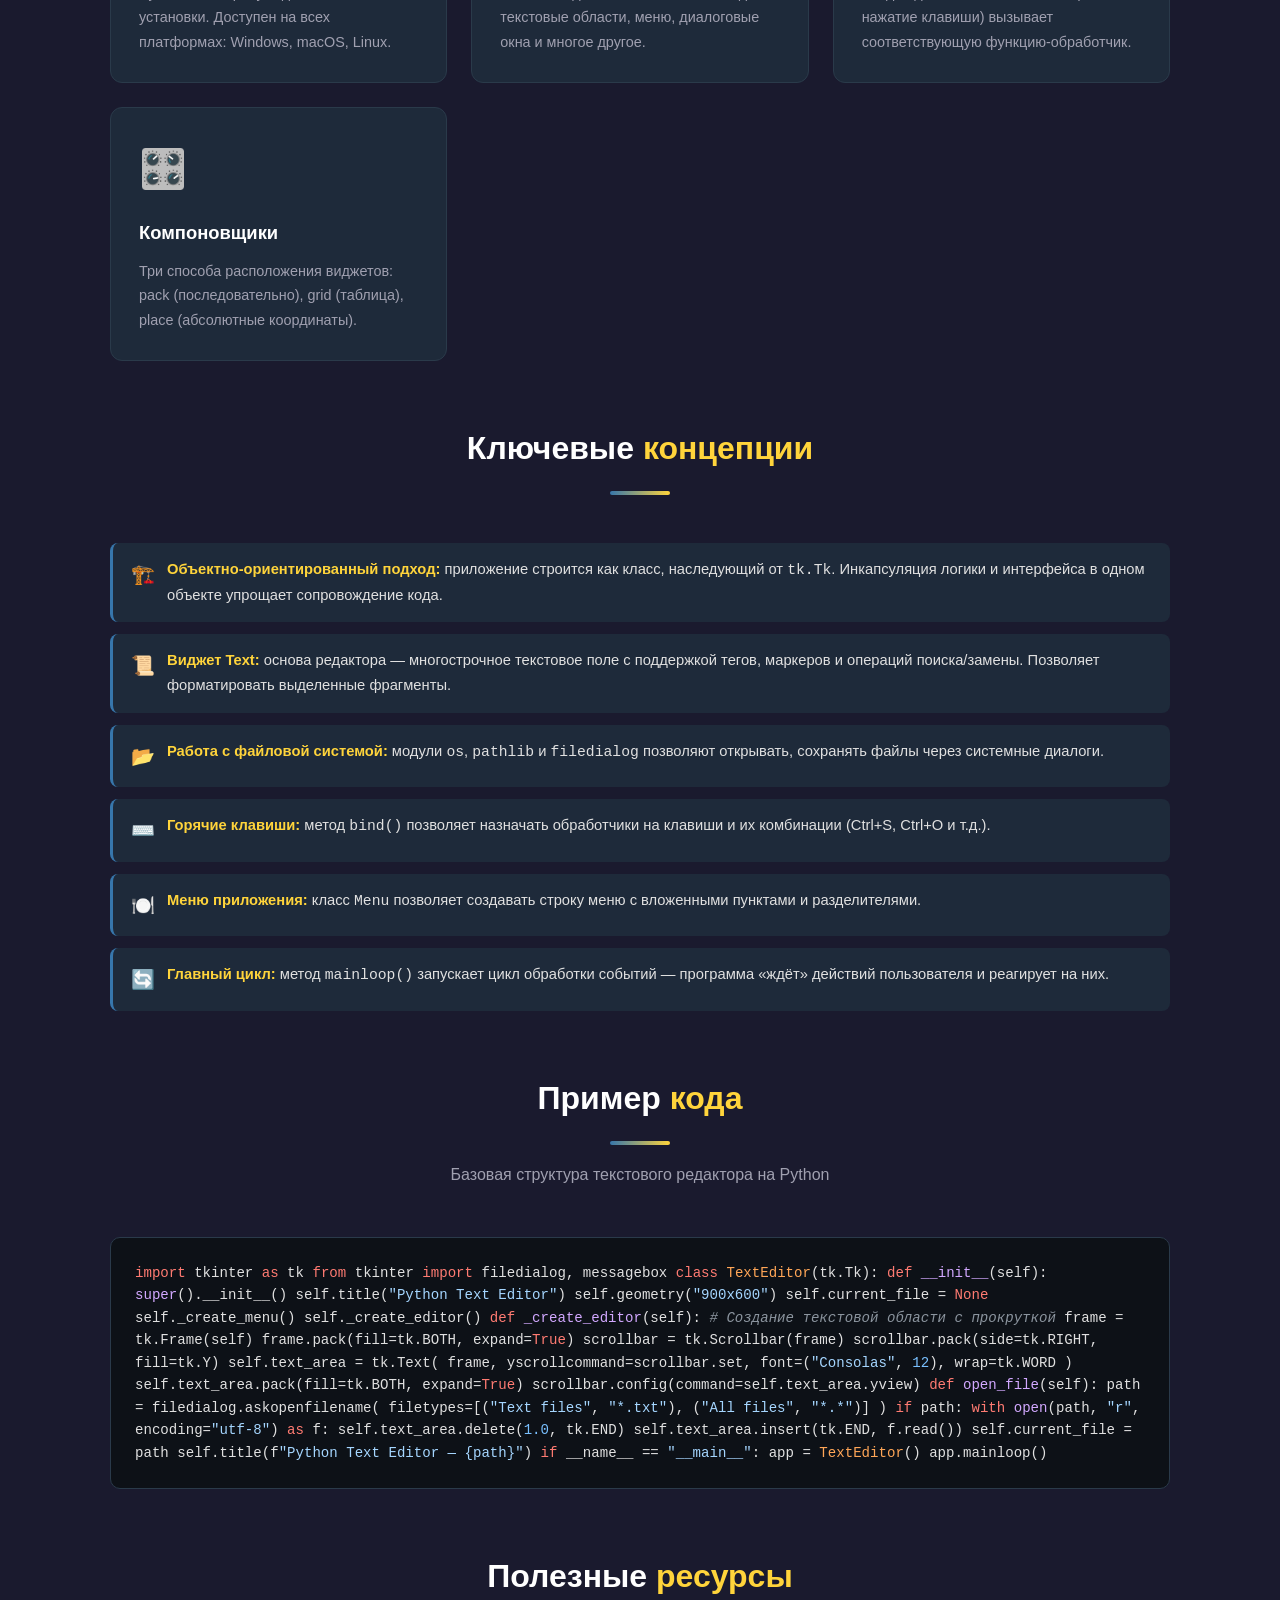
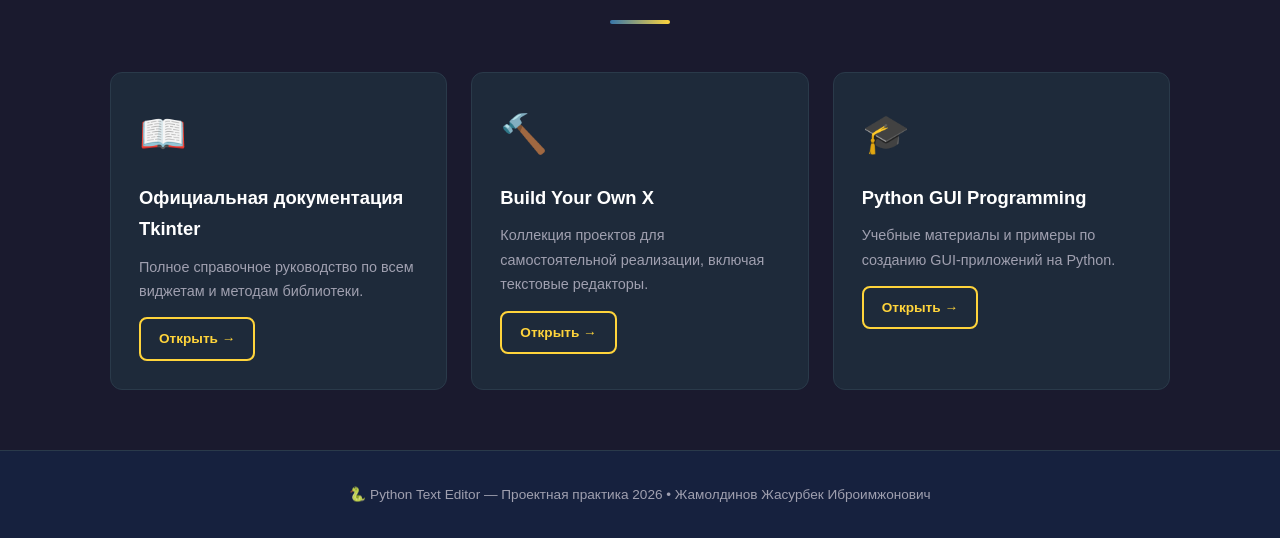
<file: pages/topic.html>
<!DOCTYPE html>
<html lang="ru">
<head>
    <meta charset="UTF-8">
    <meta name="viewport" content="width=device-width, initial-scale=1.0">
    <title>Тема — Python Text Editor</title>
    <link rel="stylesheet" href="../css/style.css">
</head>
<body>

<nav>
    <div class="nav-container">
        <div class="nav-logo">
            <span class="snake">🐍</span>
            <span>Python Text Editor</span>
        </div>
        <ul class="nav-links">
            <li><a href="../index.html">Главная</a></li>
            <li><a href="topic.html" class="active">Тема</a></li>
            <li><a href="project.html">Проект</a></li>
            <li><a href="events.html">Мероприятия</a></li>
            <li><a href="contacts.html">Контакты</a></li>
        </ul>
    </div>
</nav>

<section class="hero" style="padding: 60px 20px;">
    <div class="hero-content">
        <div class="hero-badge">📚 Тема вариативной части</div>
        <h1>Python: Create a <span>Simple Text Editor</span></h1>
        <p>Изучение разработки настольных GUI-приложений на Python с использованием библиотеки Tkinter на примере текстового редактора.</p>
    </div>
</section>

<div class="container">

    <div class="info-section">
        <h2>🎯 О теме задания</h2>
        <p style="color: var(--text-muted); margin-bottom: 20px; font-size: 0.95rem;">
            Тема выбрана из коллекции проектов <a href="https://github.com/codecrafters-io/build-your-own-x" target="_blank">Build Your Own X</a> на GitHub. Задание предполагает самостоятельную реализацию полноценного текстового редактора на языке Python, изучение принципов GUI-программирования и применение навыков объектно-ориентированного программирования.
        </p>
        <div class="tags">
            <span class="tag">Python</span>
            <span class="tag">Tkinter</span>
            <span class="tag yellow">GUI-программирование</span>
            <span class="tag">ООП</span>
            <span class="tag yellow">Desktop-приложение</span>
        </div>
    </div>

    <div class="section-title">
        <h2>Что такое <span>текстовый редактор</span></h2>
        <div class="divider"></div>
    </div>

    <div class="info-section">
        <h2>📖 Теоретическая база</h2>
        <p style="color: var(--text-muted); margin-bottom: 20px; line-height: 1.8; font-size: 0.95rem;">
            Текстовый редактор — это программное обеспечение, предназначенное для создания и редактирования текстовых файлов. В отличие от текстовых процессоров (Microsoft Word, LibreOffice), текстовые редакторы работают с «чистым» текстом без форматирования.
        </p>
        <p style="color: var(--text-muted); margin-bottom: 20px; line-height: 1.8; font-size: 0.95rem;">
            Примеры текстовых редакторов: Notepad (Windows), gedit (Linux), VS Code, Sublime Text, Vim, Emacs. Понимание устройства текстового редактора помогает глубже освоить принципы программирования GUI-приложений, работы с файловой системой и обработки пользовательского ввода.
        </p>
    </div>

    <div class="section-title">
        <h2>Что такое <span>Tkinter</span></h2>
        <div class="divider"></div>
    </div>

    <div class="cards-grid">
        <div class="card">
            <div class="card-icon">📦</div>
            <h3>Стандартная библиотека</h3>
            <p>Tkinter входит в стандартную поставку Python — не требует дополнительной установки. Доступен на всех платформах: Windows, macOS, Linux.</p>
        </div>
        <div class="card">
            <div class="card-icon">🪟</div>
            <h3>Виджеты</h3>
            <p>Tkinter предоставляет широкий набор готовых виджетов: кнопки, поля ввода, текстовые области, меню, диалоговые окна и многое другое.</p>
        </div>
        <div class="card">
            <div class="card-icon">🔗</div>
            <h3>Event-driven</h3>
            <p>Программирование на основе событий: каждое действие пользователя (клик, нажатие клавиши) вызывает соответствующую функцию-обработчик.</p>
        </div>
        <div class="card">
            <div class="card-icon">🎛️</div>
            <h3>Компоновщики</h3>
            <p>Три способа расположения виджетов: pack (последовательно), grid (таблица), place (абсолютные координаты).</p>
        </div>
    </div>

    <div class="section-title" style="margin-top: 60px;">
        <h2>Ключевые <span>концепции</span></h2>
        <div class="divider"></div>
    </div>

    <ul class="feature-list">
        <li>
            <span class="icon">🏗️</span>
            <div class="text">
                <strong>Объектно-ориентированный подход:</strong> приложение строится как класс, наследующий от <code>tk.Tk</code>. Инкапсуляция логики и интерфейса в одном объекте упрощает сопровождение кода.
            </div>
        </li>
        <li>
            <span class="icon">📜</span>
            <div class="text">
                <strong>Виджет Text:</strong> основа редактора — многострочное текстовое поле с поддержкой тегов, маркеров и операций поиска/замены. Позволяет форматировать выделенные фрагменты.
            </div>
        </li>
        <li>
            <span class="icon">📂</span>
            <div class="text">
                <strong>Работа с файловой системой:</strong> модули <code>os</code>, <code>pathlib</code> и <code>filedialog</code> позволяют открывать, сохранять файлы через системные диалоги.
            </div>
        </li>
        <li>
            <span class="icon">⌨️</span>
            <div class="text">
                <strong>Горячие клавиши:</strong> метод <code>bind()</code> позволяет назначать обработчики на клавиши и их комбинации (Ctrl+S, Ctrl+O и т.д.).
            </div>
        </li>
        <li>
            <span class="icon">🍽️</span>
            <div class="text">
                <strong>Меню приложения:</strong> класс <code>Menu</code> позволяет создавать строку меню с вложенными пунктами и разделителями.
            </div>
        </li>
        <li>
            <span class="icon">🔄</span>
            <div class="text">
                <strong>Главный цикл:</strong> метод <code>mainloop()</code> запускает цикл обработки событий — программа «ждёт» действий пользователя и реагирует на них.
            </div>
        </li>
    </ul>

    <div class="section-title" style="margin-top: 60px;">
        <h2>Пример <span>кода</span></h2>
        <div class="divider"></div>
        <p>Базовая структура текстового редактора на Python</p>
    </div>

    <div class="code-block">
<span class="keyword">import</span> tkinter <span class="keyword">as</span> tk
<span class="keyword">from</span> tkinter <span class="keyword">import</span> filedialog, messagebox

<span class="keyword">class</span> <span class="class-name">TextEditor</span>(tk.Tk):
    <span class="keyword">def</span> <span class="function">__init__</span>(self):
        <span class="function">super</span>().__init__()
        self.title(<span class="string">"Python Text Editor"</span>)
        self.geometry(<span class="string">"900x600"</span>)
        self.current_file = <span class="keyword">None</span>
        self._create_menu()
        self._create_editor()

    <span class="keyword">def</span> <span class="function">_create_editor</span>(self):
        <span class="comment"># Создание текстовой области с прокруткой</span>
        frame = tk.Frame(self)
        frame.pack(fill=tk.BOTH, expand=<span class="keyword">True</span>)

        scrollbar = tk.Scrollbar(frame)
        scrollbar.pack(side=tk.RIGHT, fill=tk.Y)

        self.text_area = tk.Text(
            frame,
            yscrollcommand=scrollbar.set,
            font=(<span class="string">"Consolas"</span>, <span class="number">12</span>),
            wrap=tk.WORD
        )
        self.text_area.pack(fill=tk.BOTH, expand=<span class="keyword">True</span>)
        scrollbar.config(command=self.text_area.yview)

    <span class="keyword">def</span> <span class="function">open_file</span>(self):
        path = filedialog.askopenfilename(
            filetypes=[(<span class="string">"Text files"</span>, <span class="string">"*.txt"</span>),
                       (<span class="string">"All files"</span>, <span class="string">"*.*"</span>)]
        )
        <span class="keyword">if</span> path:
            <span class="keyword">with</span> <span class="function">open</span>(path, <span class="string">"r"</span>, encoding=<span class="string">"utf-8"</span>) <span class="keyword">as</span> f:
                self.text_area.delete(<span class="number">1.0</span>, tk.END)
                self.text_area.insert(tk.END, f.read())
            self.current_file = path
            self.title(f<span class="string">"Python Text Editor — {path}"</span>)

<span class="keyword">if</span> __name__ == <span class="string">"__main__"</span>:
    app = <span class="class-name">TextEditor</span>()
    app.mainloop()
    </div>

    <div class="section-title" style="margin-top: 60px;">
        <h2>Полезные <span>ресурсы</span></h2>
        <div class="divider"></div>
    </div>

    <div class="cards-grid">
        <div class="card">
            <div class="card-icon">📖</div>
            <h3>Официальная документация Tkinter</h3>
            <p>Полное справочное руководство по всем виджетам и методам библиотеки.</p>
            <a href="https://docs.python.org/3/library/tkinter.html" target="_blank" class="btn btn-secondary" style="margin-top: 14px; font-size: 0.85rem; padding: 8px 18px;">Открыть →</a>
        </div>
        <div class="card">
            <div class="card-icon">🔨</div>
            <h3>Build Your Own X</h3>
            <p>Коллекция проектов для самостоятельной реализации, включая текстовые редакторы.</p>
            <a href="https://github.com/codecrafters-io/build-your-own-x" target="_blank" class="btn btn-secondary" style="margin-top: 14px; font-size: 0.85rem; padding: 8px 18px;">Открыть →</a>
        </div>
        <div class="card">
            <div class="card-icon">🎓</div>
            <h3>Python GUI Programming</h3>
            <p>Учебные материалы и примеры по созданию GUI-приложений на Python.</p>
            <a href="https://realpython.com/python-gui-tkinter/" target="_blank" class="btn btn-secondary" style="margin-top: 14px; font-size: 0.85rem; padding: 8px 18px;">Открыть →</a>
        </div>
    </div>

</div>

<footer>
    <p>🐍 Python Text Editor &mdash; Проектная практика 2026 &bull; Жамолдинов Жасурбек Иброимжонович</p>
</footer>

</body>
</html>
</file>
<file: css/style.css>
/* ===== GLOBAL STYLES ===== */
:root {
    --primary: #1a1a2e;
    --secondary: #16213e;
    --accent: #0f3460;
    --highlight: #e94560;
    --python-blue: #3776ab;
    --python-yellow: #ffd43b;
    --text-light: #e0e0e0;
    --text-muted: #a0a0b0;
    --card-bg: #1e2a3a;
    --border: #2a3a4a;
    --success: #4caf50;
    --white: #ffffff;
}

* {
    margin: 0;
    padding: 0;
    box-sizing: border-box;
}

html {
    scroll-behavior: smooth;
}

body {
    font-family: 'Segoe UI', Tahoma, Geneva, Verdana, sans-serif;
    background-color: var(--primary);
    color: var(--text-light);
    line-height: 1.7;
}

a {
    color: var(--python-yellow);
    text-decoration: none;
    transition: color 0.3s;
}

a:hover {
    color: var(--highlight);
}

/* ===== NAVIGATION ===== */
nav {
    background-color: var(--secondary);
    border-bottom: 2px solid var(--python-yellow);
    position: sticky;
    top: 0;
    z-index: 100;
    box-shadow: 0 2px 20px rgba(0,0,0,0.4);
}

.nav-container {
    max-width: 1100px;
    margin: 0 auto;
    padding: 0 20px;
    display: flex;
    align-items: center;
    justify-content: space-between;
    height: 64px;
}

.nav-logo {
    display: flex;
    align-items: center;
    gap: 12px;
    font-size: 1.2rem;
    font-weight: 700;
    color: var(--python-yellow);
}

.nav-logo .snake {
    font-size: 1.6rem;
}

.nav-links {
    display: flex;
    gap: 6px;
    list-style: none;
}

.nav-links a {
    padding: 8px 16px;
    border-radius: 6px;
    color: var(--text-light);
    font-size: 0.9rem;
    font-weight: 500;
    transition: all 0.3s;
}

.nav-links a:hover,
.nav-links a.active {
    background-color: var(--python-blue);
    color: var(--white);
}

/* ===== HERO SECTION ===== */
.hero {
    background: linear-gradient(135deg, var(--secondary) 0%, var(--accent) 100%);
    padding: 80px 20px;
    text-align: center;
    position: relative;
    overflow: hidden;
}

.hero::before {
    content: '';
    position: absolute;
    top: -50%;
    left: -50%;
    width: 200%;
    height: 200%;
    background: radial-gradient(circle, rgba(55, 118, 171, 0.15) 0%, transparent 60%);
    animation: pulse 6s ease-in-out infinite;
}

@keyframes pulse {
    0%, 100% { transform: scale(1); opacity: 0.5; }
    50% { transform: scale(1.1); opacity: 1; }
}

.hero-content {
    position: relative;
    z-index: 1;
    max-width: 800px;
    margin: 0 auto;
}

.hero-badge {
    display: inline-block;
    background: rgba(55, 118, 171, 0.3);
    border: 1px solid var(--python-blue);
    color: var(--python-yellow);
    padding: 6px 18px;
    border-radius: 20px;
    font-size: 0.85rem;
    margin-bottom: 20px;
    letter-spacing: 1px;
    text-transform: uppercase;
}

.hero h1 {
    font-size: 2.8rem;
    font-weight: 800;
    color: var(--white);
    margin-bottom: 16px;
    line-height: 1.2;
}

.hero h1 span {
    color: var(--python-yellow);
}

.hero p {
    font-size: 1.1rem;
    color: var(--text-muted);
    margin-bottom: 32px;
    max-width: 600px;
    margin-left: auto;
    margin-right: auto;
}

.hero-buttons {
    display: flex;
    gap: 16px;
    justify-content: center;
    flex-wrap: wrap;
}

.btn {
    display: inline-flex;
    align-items: center;
    gap: 8px;
    padding: 12px 28px;
    border-radius: 8px;
    font-size: 0.95rem;
    font-weight: 600;
    transition: all 0.3s;
    cursor: pointer;
    border: none;
    text-decoration: none;
}

.btn-primary {
    background: var(--python-blue);
    color: var(--white);
}

.btn-primary:hover {
    background: #4a90d9;
    transform: translateY(-2px);
    box-shadow: 0 8px 25px rgba(55, 118, 171, 0.4);
    color: var(--white);
}

.btn-secondary {
    background: transparent;
    color: var(--python-yellow);
    border: 2px solid var(--python-yellow);
}

.btn-secondary:hover {
    background: var(--python-yellow);
    color: var(--primary);
    transform: translateY(-2px);
}

/* ===== CONTAINER ===== */
.container {
    max-width: 1100px;
    margin: 0 auto;
    padding: 60px 20px;
}

/* ===== SECTION TITLE ===== */
.section-title {
    text-align: center;
    margin-bottom: 48px;
}

.section-title h2 {
    font-size: 2rem;
    font-weight: 700;
    color: var(--white);
    margin-bottom: 12px;
}

.section-title h2 span {
    color: var(--python-yellow);
}

.section-title p {
    color: var(--text-muted);
    font-size: 1rem;
    max-width: 600px;
    margin: 0 auto;
}

.divider {
    width: 60px;
    height: 4px;
    background: linear-gradient(90deg, var(--python-blue), var(--python-yellow));
    margin: 16px auto;
    border-radius: 2px;
}

/* ===== CARDS GRID ===== */
.cards-grid {
    display: grid;
    grid-template-columns: repeat(auto-fit, minmax(300px, 1fr));
    gap: 24px;
}

.card {
    background: var(--card-bg);
    border: 1px solid var(--border);
    border-radius: 12px;
    padding: 28px;
    transition: all 0.3s;
    position: relative;
    overflow: hidden;
}

.card::before {
    content: '';
    position: absolute;
    top: 0;
    left: 0;
    right: 0;
    height: 3px;
    background: linear-gradient(90deg, var(--python-blue), var(--python-yellow));
    transform: scaleX(0);
    transition: transform 0.3s;
}

.card:hover {
    transform: translateY(-4px);
    box-shadow: 0 12px 40px rgba(0,0,0,0.3);
    border-color: var(--python-blue);
}

.card:hover::before {
    transform: scaleX(1);
}

.card-icon {
    font-size: 2.4rem;
    margin-bottom: 16px;
}

.card h3 {
    font-size: 1.15rem;
    font-weight: 700;
    color: var(--white);
    margin-bottom: 10px;
}

.card p {
    color: var(--text-muted);
    font-size: 0.9rem;
}

/* ===== INFO SECTION ===== */
.info-section {
    background: var(--secondary);
    border-radius: 16px;
    padding: 40px;
    margin-bottom: 32px;
    border: 1px solid var(--border);
}

.info-section h2 {
    font-size: 1.6rem;
    color: var(--python-yellow);
    margin-bottom: 24px;
    padding-bottom: 12px;
    border-bottom: 1px solid var(--border);
}

.info-grid {
    display: grid;
    grid-template-columns: repeat(auto-fit, minmax(240px, 1fr));
    gap: 20px;
}

.info-item {
    display: flex;
    flex-direction: column;
    gap: 4px;
}

.info-item .label {
    font-size: 0.78rem;
    text-transform: uppercase;
    letter-spacing: 1px;
    color: var(--text-muted);
    font-weight: 600;
}

.info-item .value {
    font-size: 0.95rem;
    color: var(--text-light);
    font-weight: 500;
}

/* ===== CODE BLOCK ===== */
.code-block {
    background: #0d1117;
    border: 1px solid var(--border);
    border-radius: 10px;
    padding: 24px;
    font-family: 'Consolas', 'Courier New', monospace;
    font-size: 0.88rem;
    overflow-x: auto;
    line-height: 1.6;
    margin: 20px 0;
}

.code-block .keyword { color: #ff7b72; }
.code-block .string { color: #a5d6ff; }
.code-block .comment { color: #8b949e; font-style: italic; }
.code-block .function { color: #d2a8ff; }
.code-block .number { color: #79c0ff; }
.code-block .class-name { color: #ffa657; }

/* ===== FEATURE LIST ===== */
.feature-list {
    list-style: none;
    display: flex;
    flex-direction: column;
    gap: 12px;
}

.feature-list li {
    display: flex;
    align-items: flex-start;
    gap: 12px;
    padding: 14px 18px;
    background: var(--card-bg);
    border-radius: 8px;
    border-left: 3px solid var(--python-blue);
}

.feature-list li .icon {
    font-size: 1.2rem;
    flex-shrink: 0;
    margin-top: 2px;
}

.feature-list li .text {
    color: var(--text-light);
    font-size: 0.92rem;
}

.feature-list li .text strong {
    color: var(--python-yellow);
}

/* ===== STEPS ===== */
.steps {
    display: flex;
    flex-direction: column;
    gap: 20px;
    counter-reset: step;
}

.step {
    display: flex;
    gap: 20px;
    align-items: flex-start;
    background: var(--card-bg);
    border-radius: 12px;
    padding: 24px;
    border: 1px solid var(--border);
}

.step-number {
    width: 44px;
    height: 44px;
    background: var(--python-blue);
    border-radius: 50%;
    display: flex;
    align-items: center;
    justify-content: center;
    font-weight: 800;
    font-size: 1.1rem;
    color: var(--white);
    flex-shrink: 0;
}

.step-content h3 {
    color: var(--python-yellow);
    margin-bottom: 8px;
    font-size: 1rem;
}

.step-content p {
    color: var(--text-muted);
    font-size: 0.9rem;
}

/* ===== EVENT CARD ===== */
.event-card {
    background: var(--card-bg);
    border-radius: 16px;
    overflow: hidden;
    border: 1px solid var(--border);
    transition: all 0.3s;
}

.event-card:hover {
    transform: translateY(-4px);
    box-shadow: 0 16px 48px rgba(0,0,0,0.3);
}

.event-photos {
    display: grid;
    grid-template-columns: 1fr 1fr;
    gap: 4px;
    height: 280px;
}

.event-photo-main {
    grid-row: 1 / 3;
    background: var(--accent);
    overflow: hidden;
}

.event-photo-main img,
.event-photo-sm img {
    width: 100%;
    height: 100%;
    object-fit: cover;
}

.event-photo-sm {
    background: var(--accent);
    overflow: hidden;
}

.event-info {
    padding: 28px;
}

.event-tag {
    display: inline-block;
    background: rgba(233, 69, 96, 0.2);
    border: 1px solid var(--highlight);
    color: var(--highlight);
    padding: 4px 12px;
    border-radius: 20px;
    font-size: 0.78rem;
    font-weight: 600;
    margin-bottom: 12px;
    text-transform: uppercase;
    letter-spacing: 1px;
}

.event-info h3 {
    font-size: 1.3rem;
    color: var(--white);
    margin-bottom: 10px;
}

.event-info p {
    color: var(--text-muted);
    font-size: 0.9rem;
    margin-bottom: 16px;
}

.event-meta {
    display: flex;
    gap: 20px;
    flex-wrap: wrap;
}

.event-meta span {
    display: flex;
    align-items: center;
    gap: 6px;
    font-size: 0.85rem;
    color: var(--text-muted);
}

/* ===== CERTIFICATE ===== */
.certificate-box {
    background: linear-gradient(135deg, var(--accent), var(--card-bg));
    border: 2px solid var(--python-yellow);
    border-radius: 16px;
    padding: 32px;
    text-align: center;
    margin-top: 24px;
}

.certificate-box .cert-icon {
    font-size: 3rem;
    margin-bottom: 12px;
}

.certificate-box h3 {
    color: var(--python-yellow);
    font-size: 1.2rem;
    margin-bottom: 8px;
}

.certificate-box p {
    color: var(--text-muted);
    font-size: 0.9rem;
}

.cert-id {
    display: inline-block;
    background: var(--primary);
    padding: 6px 16px;
    border-radius: 6px;
    font-family: monospace;
    color: var(--python-yellow);
    font-size: 0.85rem;
    margin-top: 10px;
}

/* ===== CONTACT CARD ===== */
.contact-card {
    background: var(--card-bg);
    border: 1px solid var(--border);
    border-radius: 12px;
    padding: 28px;
    display: flex;
    align-items: center;
    gap: 20px;
    transition: all 0.3s;
    text-decoration: none;
}

.contact-card:hover {
    border-color: var(--python-yellow);
    transform: translateX(4px);
    color: var(--text-light);
}

.contact-icon {
    width: 54px;
    height: 54px;
    border-radius: 12px;
    background: var(--accent);
    display: flex;
    align-items: center;
    justify-content: center;
    font-size: 1.6rem;
    flex-shrink: 0;
}

.contact-info .contact-label {
    font-size: 0.78rem;
    text-transform: uppercase;
    letter-spacing: 1px;
    color: var(--text-muted);
    font-weight: 600;
}

.contact-info .contact-value {
    font-size: 1rem;
    color: var(--white);
    font-weight: 600;
}

/* ===== PROFILE CARD ===== */
.profile-card {
    background: var(--card-bg);
    border-radius: 16px;
    padding: 40px;
    text-align: center;
    border: 1px solid var(--border);
    max-width: 480px;
    margin: 0 auto;
}

.profile-avatar {
    width: 90px;
    height: 90px;
    border-radius: 50%;
    background: linear-gradient(135deg, var(--python-blue), var(--python-yellow));
    display: flex;
    align-items: center;
    justify-content: center;
    font-size: 2.4rem;
    margin: 0 auto 20px;
    border: 3px solid var(--python-yellow);
}

.profile-card h2 {
    font-size: 1.4rem;
    color: var(--white);
    margin-bottom: 6px;
}

.profile-card .profile-role {
    color: var(--python-yellow);
    font-size: 0.9rem;
    margin-bottom: 16px;
}

.profile-card .profile-bio {
    color: var(--text-muted);
    font-size: 0.88rem;
    margin-bottom: 24px;
    line-height: 1.6;
}

.profile-links {
    display: flex;
    flex-direction: column;
    gap: 12px;
}

/* ===== TAG CLOUD ===== */
.tags {
    display: flex;
    flex-wrap: wrap;
    gap: 8px;
    margin-top: 16px;
}

.tag {
    background: rgba(55, 118, 171, 0.2);
    border: 1px solid var(--python-blue);
    color: var(--python-blue);
    padding: 4px 12px;
    border-radius: 20px;
    font-size: 0.8rem;
    font-weight: 600;
}

.tag.yellow {
    background: rgba(255, 212, 59, 0.1);
    border-color: var(--python-yellow);
    color: var(--python-yellow);
}

/* ===== TABLE ===== */
.styled-table {
    width: 100%;
    border-collapse: collapse;
    margin-top: 20px;
}

.styled-table th {
    background: var(--accent);
    color: var(--python-yellow);
    padding: 12px 16px;
    text-align: left;
    font-size: 0.85rem;
    text-transform: uppercase;
    letter-spacing: 1px;
}

.styled-table td {
    padding: 12px 16px;
    border-bottom: 1px solid var(--border);
    color: var(--text-light);
    font-size: 0.9rem;
}

.styled-table tr:hover td {
    background: var(--card-bg);
}

/* ===== FOOTER ===== */
footer {
    background: var(--secondary);
    border-top: 1px solid var(--border);
    padding: 32px 20px;
    text-align: center;
    color: var(--text-muted);
    font-size: 0.85rem;
}

footer a {
    color: var(--python-yellow);
}

/* ===== RESPONSIVE ===== */
@media (max-width: 768px) {
    .hero h1 { font-size: 1.9rem; }
    .nav-links { display: none; }
    .event-photos { height: 200px; }
    .info-section { padding: 24px; }
    .container { padding: 40px 16px; }
}
</file>
